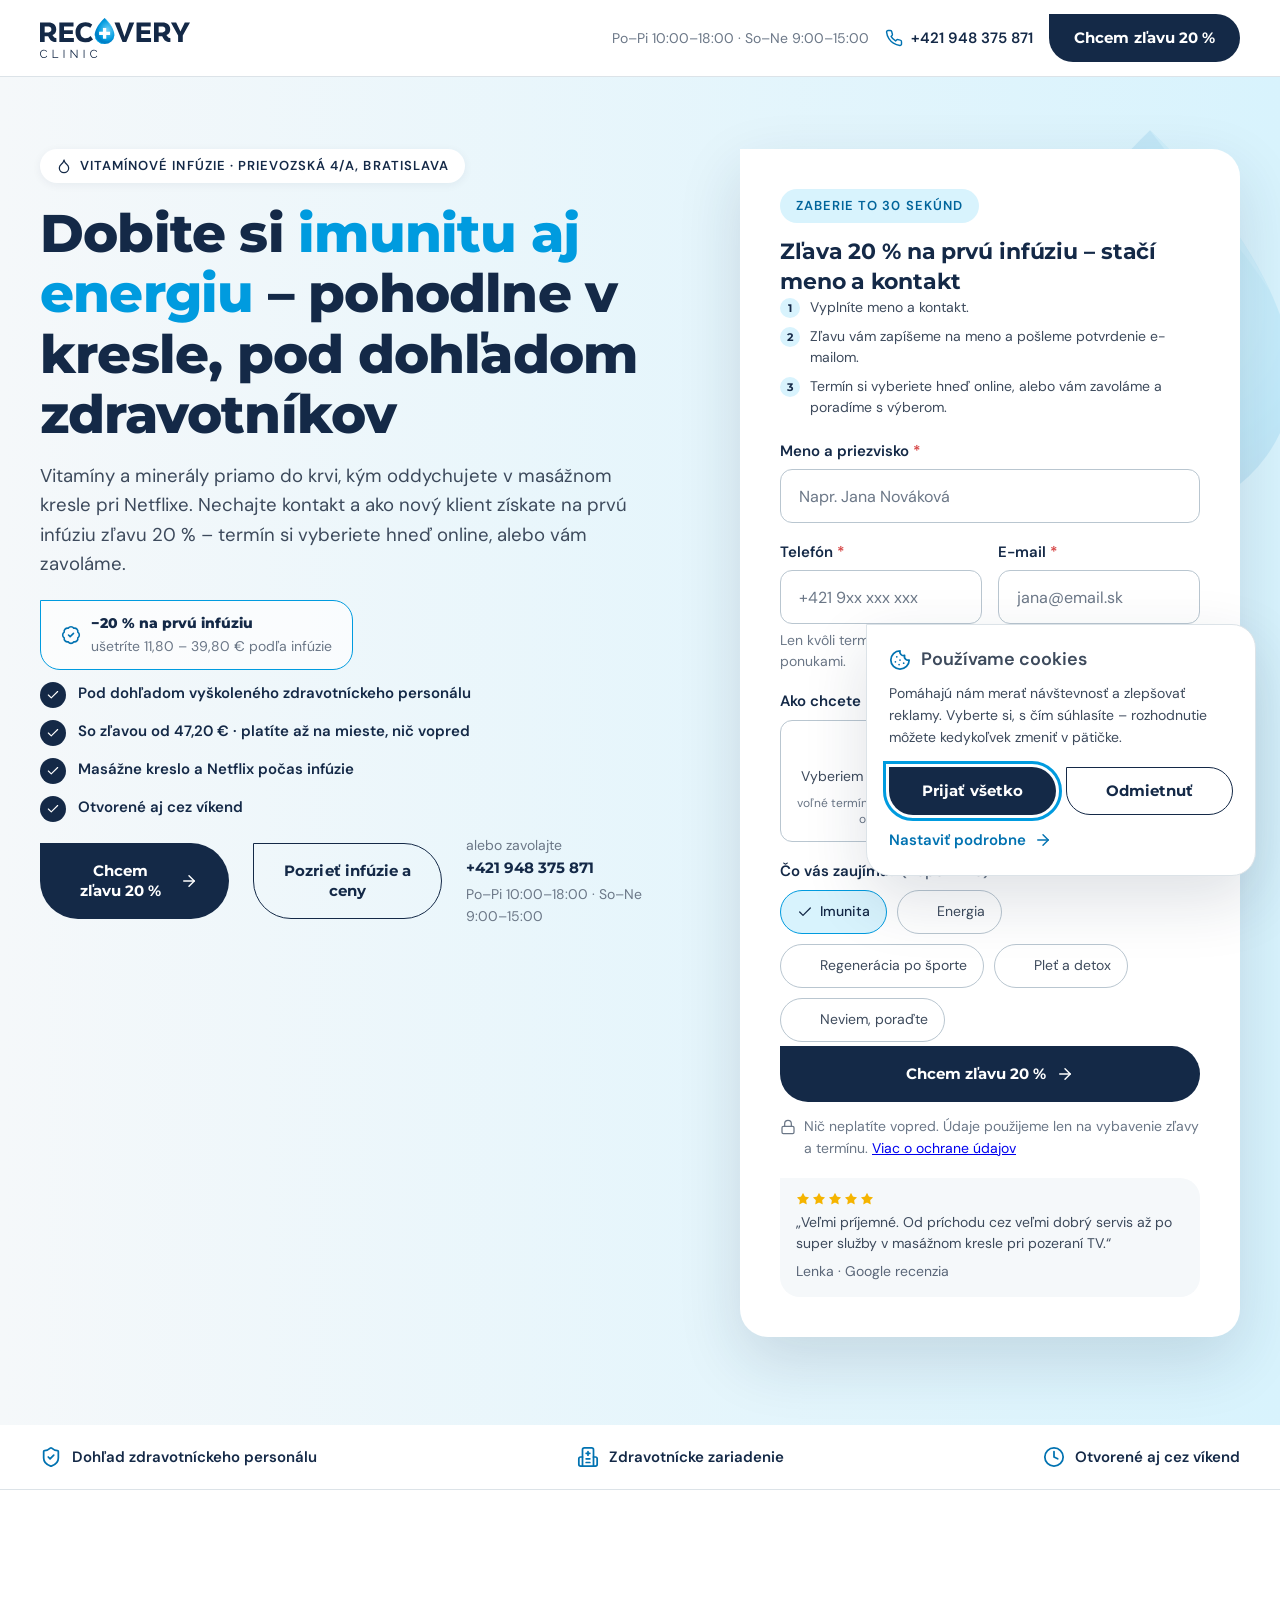
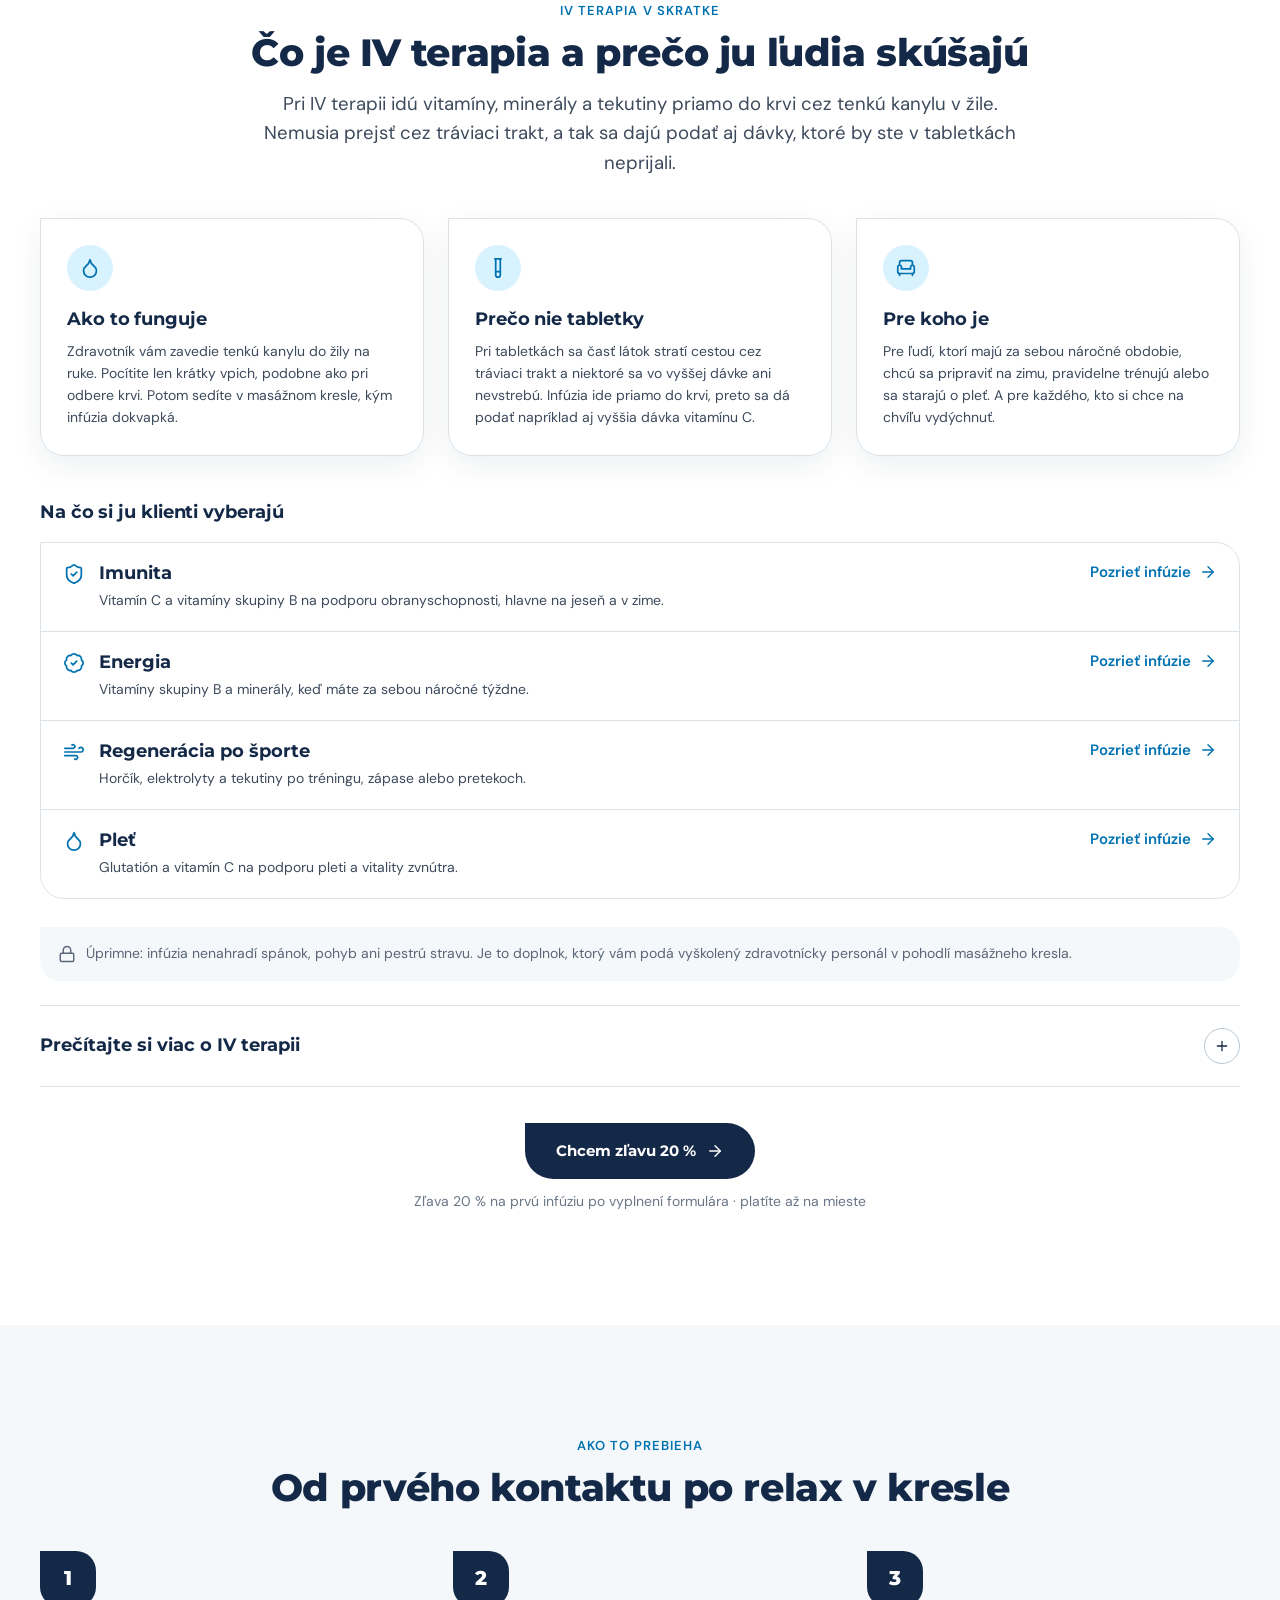
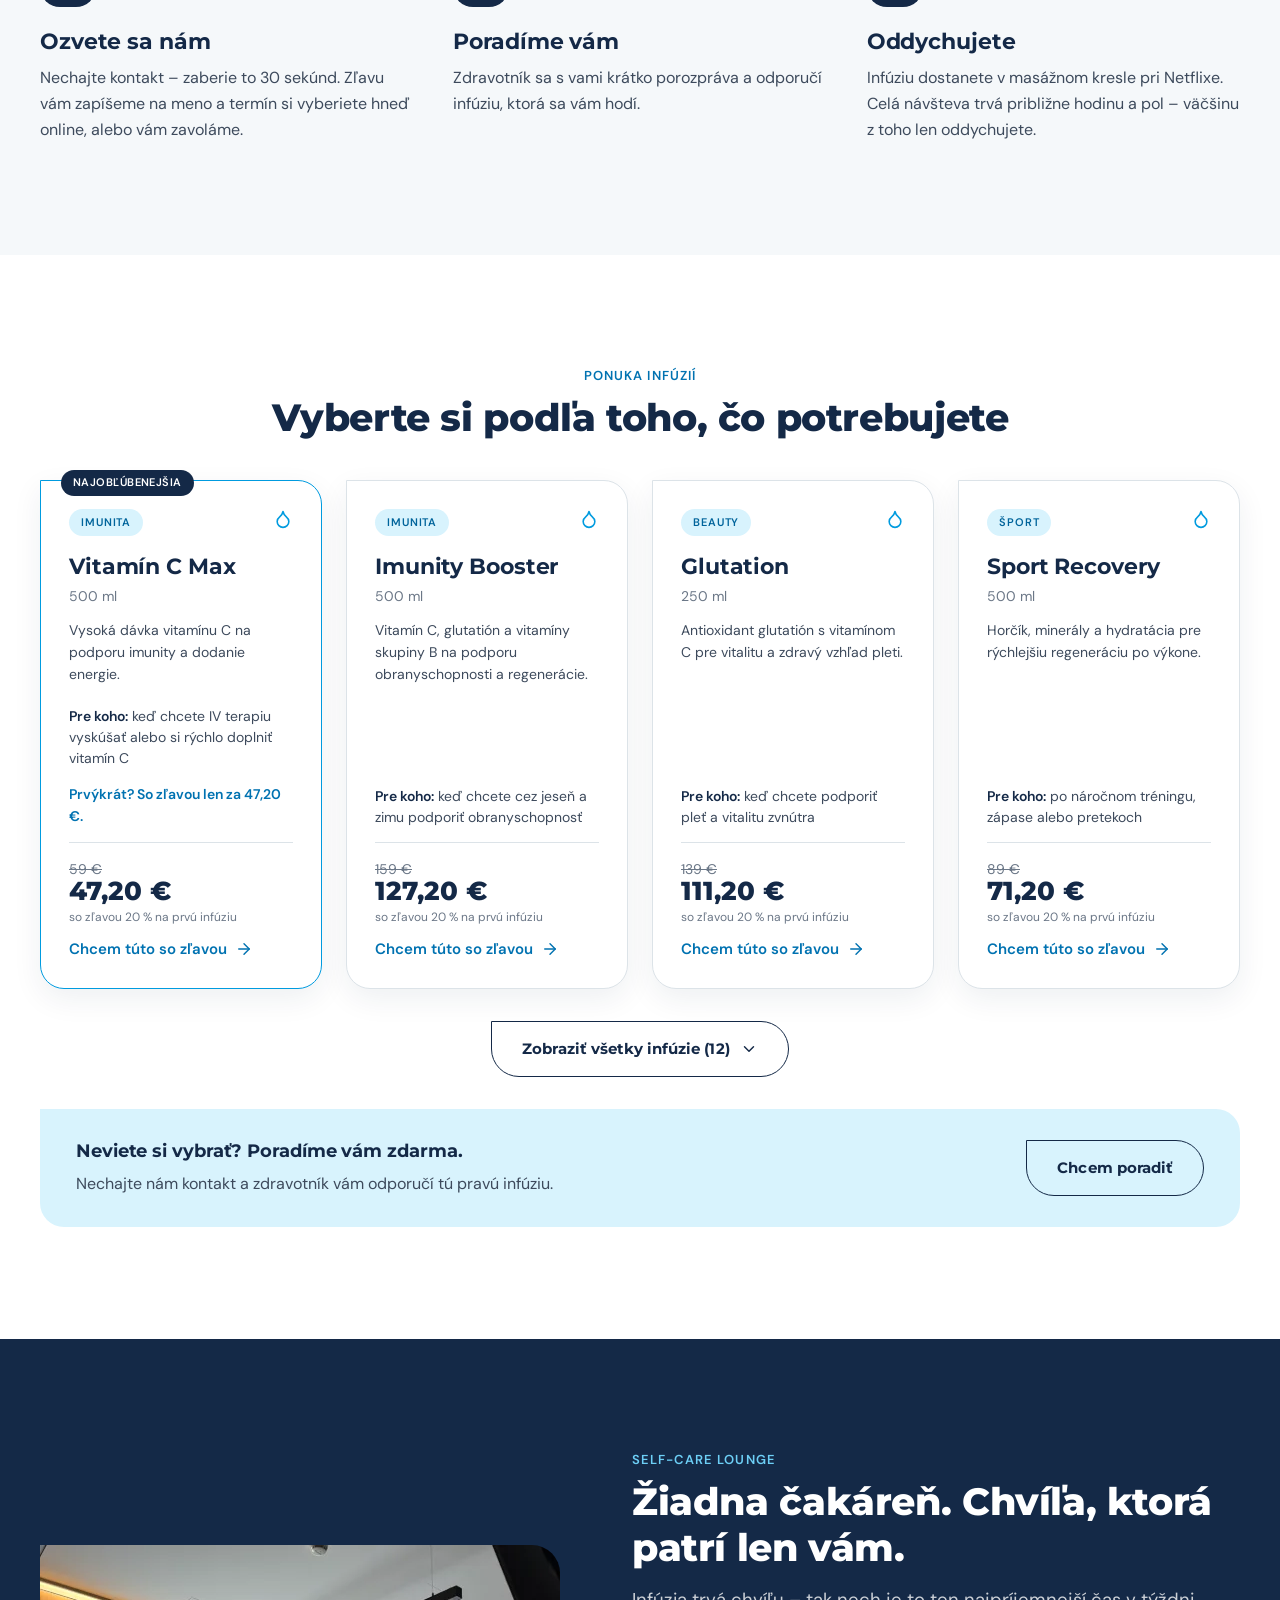
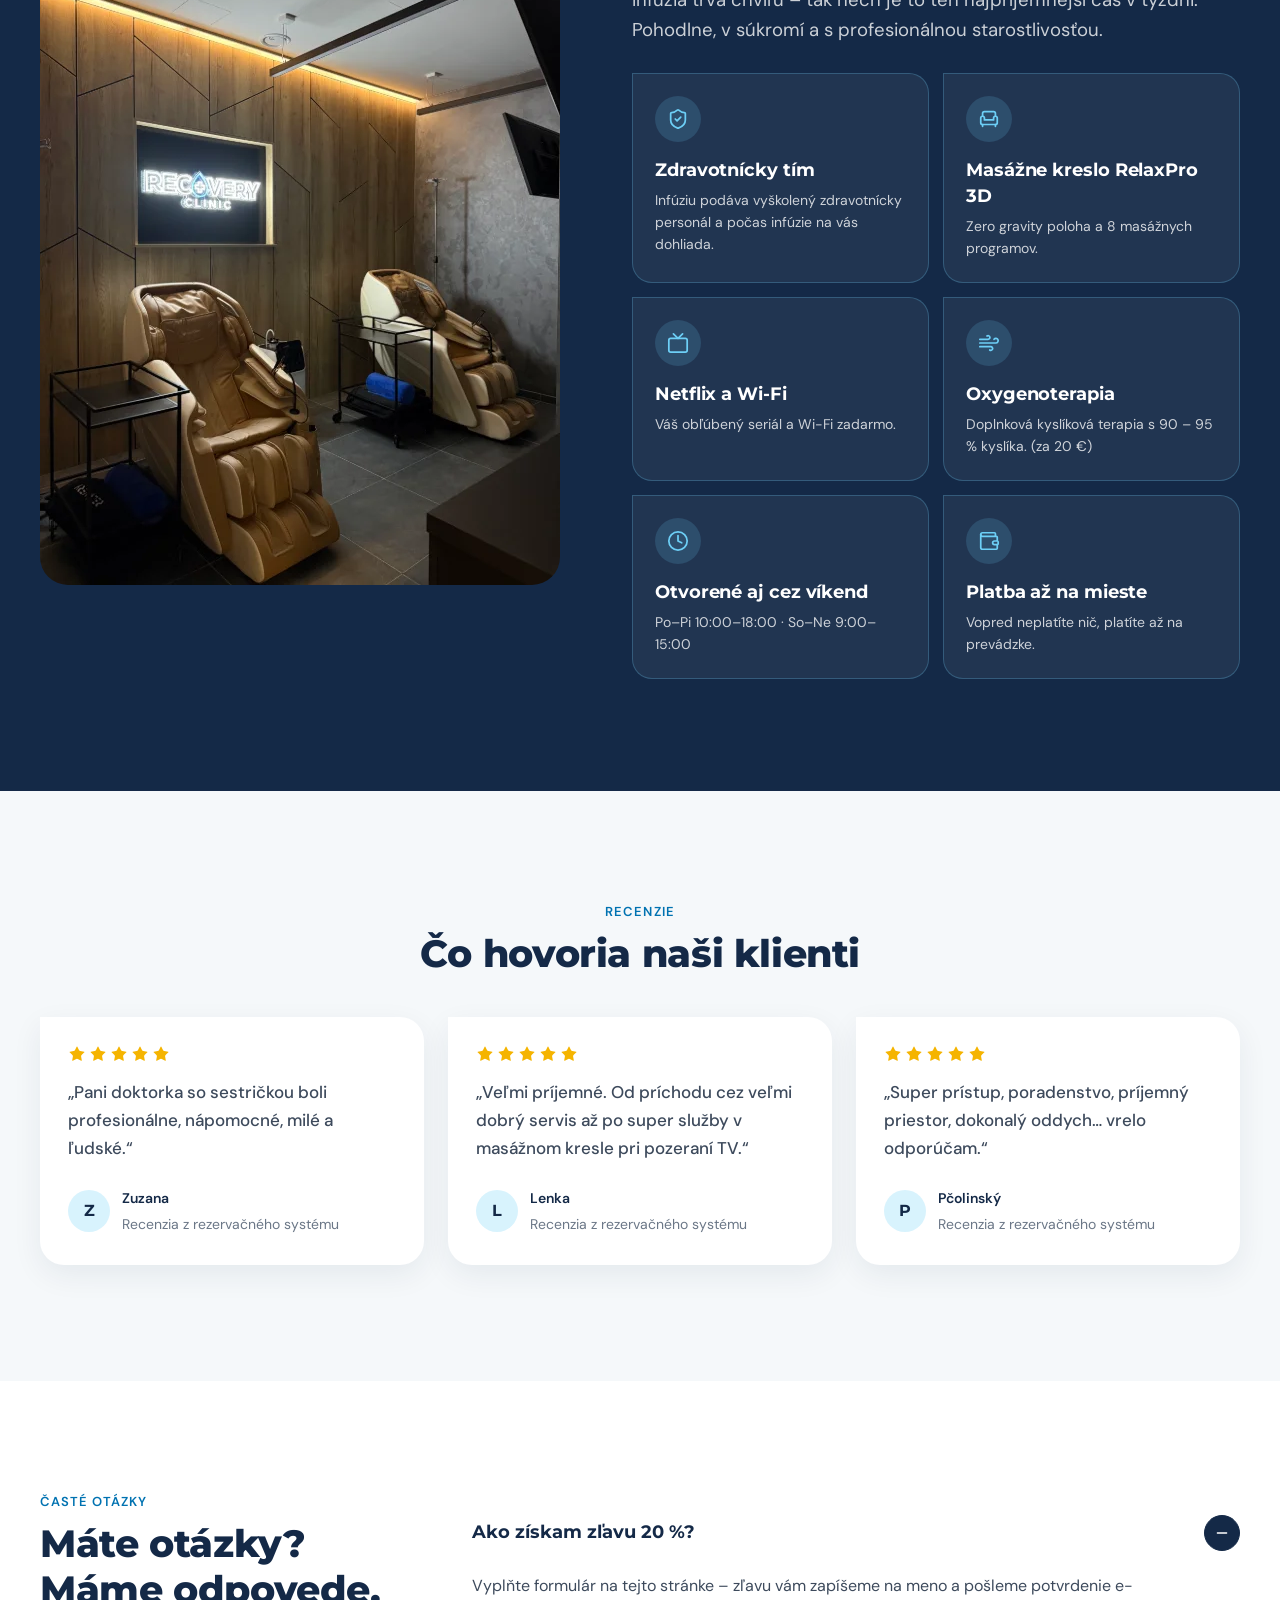
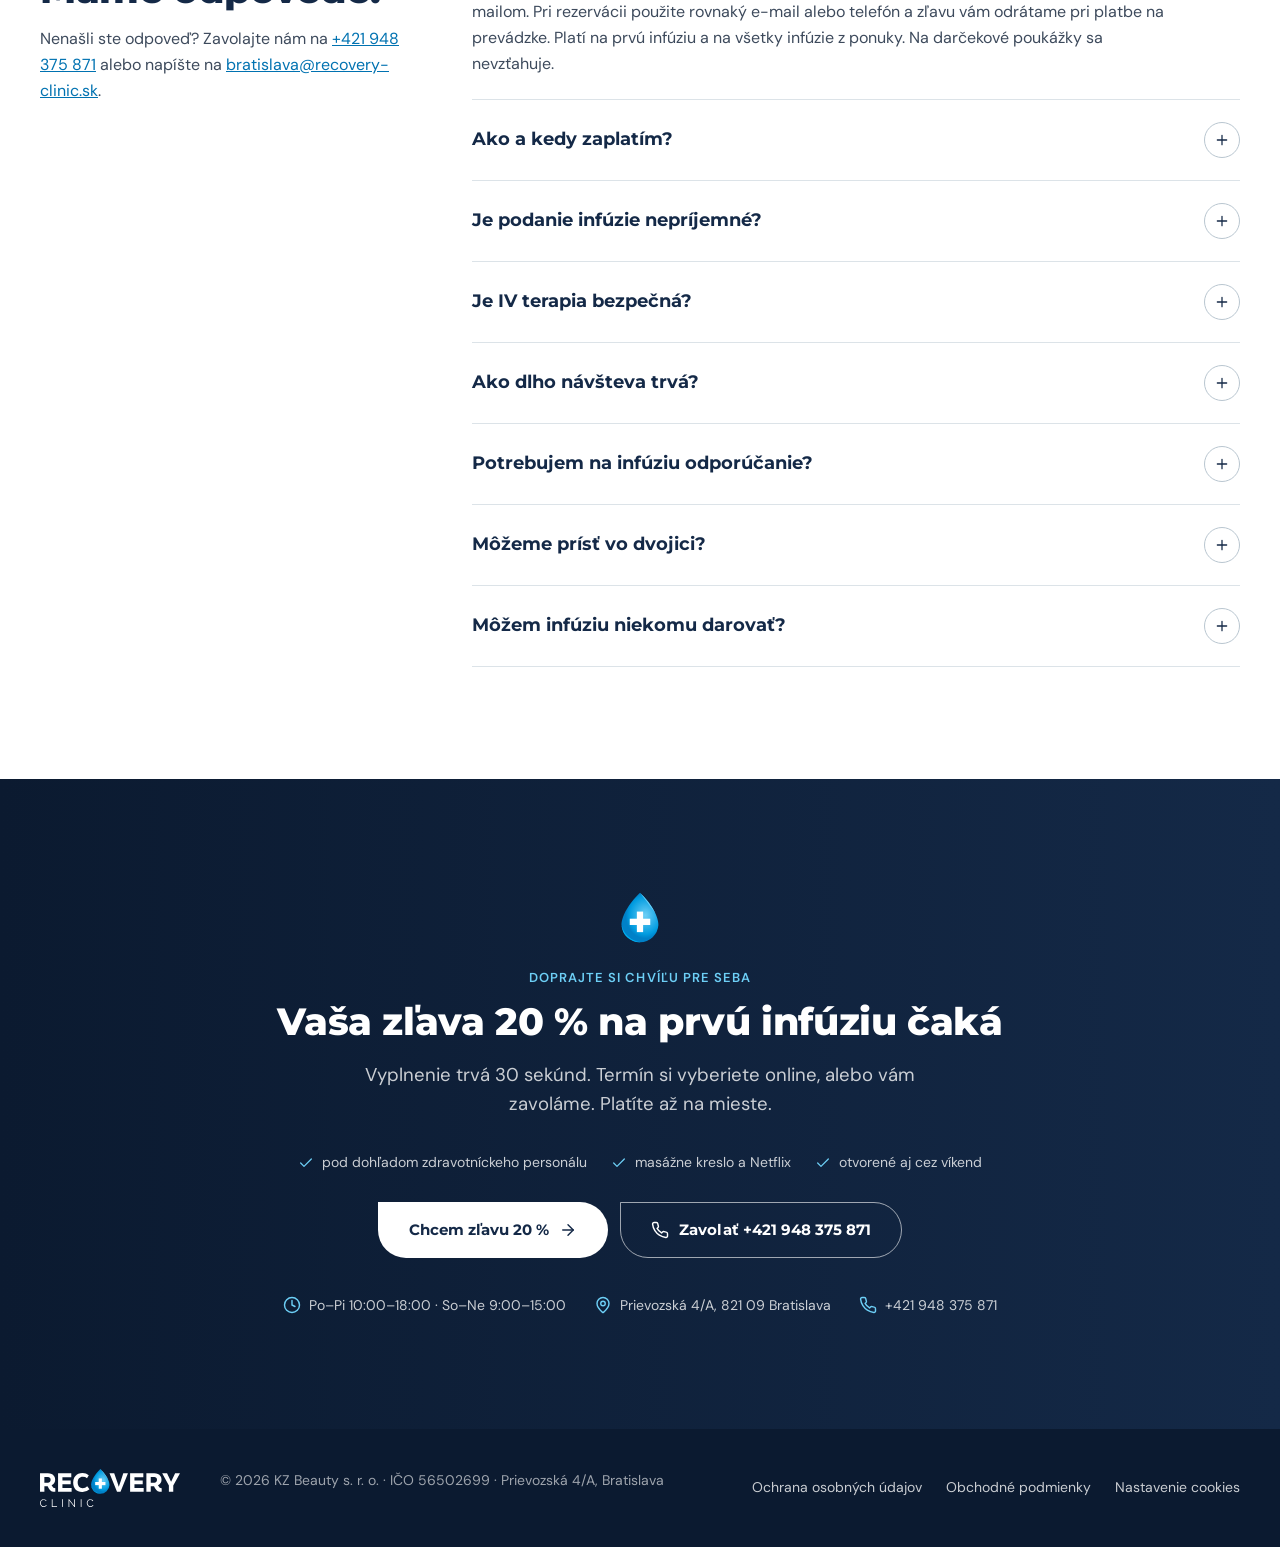
<file: index.html>
<!DOCTYPE html>
<html lang="sk">
<head>
  <meta charset="utf-8">
  <meta name="viewport" content="width=device-width, initial-scale=1, viewport-fit=cover">

  <title>IV infúzie Bratislava – zľava 20 % na prvú | Recovery Clinic</title>
  <meta name="description" content="Vitamínové IV infúzie v masážnom kresle, pod dohľadom zdravotníckeho personálu. Na prvú infúziu máte zľavu 20 % – pri rezervácii online aj cez formulár. Prievozská 4/A.">

  <!-- ===== SEO a zdieľanie ================================================
       POZOR: meta tagy sa čítajú bez JavaScriptu, takže doménu sem treba
       doplniť RUČNE – nedá sa načítať z config.js.
       Zatiaľ je tu náhľadová doména z Netlify.
       TODO: domena – po pripojení vlastnej domény ju nahraď na všetkých
       4 miestach nižšie (canonical, og:url, og:image, JSON-LD). -->

  <!-- Stránka je čisto pre PPC. Organické pozície má vlastniť hlavný web
       bratislava.recovery-clinic.sk – indexovaná LP by s ním súperila
       o tie isté dopyty a varianty ?v= by vyrábali duplicity.
       Reklamné systémy (Google AdsBot, Meta) stránku prečítajú aj tak.
       Ak by sa klient rozhodol inak, zmeň na: content="index, follow". -->
  <meta name="robots" content="noindex, follow">
  <link rel="canonical" href="https://recoverybratislava.sk/">

  <meta name="theme-color" content="#142947">

  <meta property="og:type" content="website">
  <meta property="og:locale" content="sk_SK">
  <meta property="og:site_name" content="Recovery Clinic Bratislava">
  <meta property="og:title" content="Dobite si imunitu aj energiu – IV infúzie v Bratislave">
  <meta property="og:description" content="Poradíme s výberom infúzie a na prvú máte zľavu 20 % – aj pri rezervácii online. Masážne kreslo, Netflix a dohľad zdravotníckeho personálu.">
  <meta property="og:url" content="https://recoverybratislava.sk/">
  <!-- TODO: vyexportovať og-image.jpg 1200×630 z Figmy do assets/img/
       a prepnúť na https://recoverybratislava.sk/assets/img/og-image.jpg
       Dovtedy dočasne fotka z hlavného webu kliniky. -->
  <meta property="og:image" content="https://bratislava.recovery-clinic.sk/wp-content/uploads/2024/02/WhatsApp-Image-2024-02-21-at-17.47.06-1.jpeg">
  <meta property="og:image:alt" content="Recovery Clinic Bratislava – podávanie IV infúzie v masážnom kresle">
  <meta name="twitter:card" content="summary_large_image">

  <link rel="icon" href="assets/img/favicon.svg" type="image/svg+xml">
  <link rel="apple-touch-icon" href="assets/img/apple-touch-icon.png">

  <!-- Štruktúrované dáta pre vyhľadávače a mapy -->
  <script type="application/ld+json">
  {
    "@context": "https://schema.org",
    "@type": "MedicalClinic",
    "name": "Recovery Clinic Bratislava",
    "url": "https://recoverybratislava.sk/",
    "telephone": "+421948375871",
    "email": "bratislava@recovery-clinic.sk",
    "priceRange": "59 € – 199 €",
    "image": "https://bratislava.recovery-clinic.sk/wp-content/uploads/2024/02/WhatsApp-Image-2024-02-21-at-17.47.06-1.jpeg",
    "address": {
      "@type": "PostalAddress",
      "streetAddress": "Prievozská 4/A",
      "addressLocality": "Bratislava",
      "postalCode": "821 09",
      "addressCountry": "SK"
    },
    "geo": {
      "@type": "GeoCoordinates",
      "latitude": 48.145988,
      "longitude": 17.138776
    },
    "openingHoursSpecification": [
      {
        "@type": "OpeningHoursSpecification",
        "dayOfWeek": ["Monday", "Tuesday", "Wednesday", "Thursday", "Friday"],
        "opens": "10:00",
        "closes": "18:00"
      },
      {
        "@type": "OpeningHoursSpecification",
        "dayOfWeek": ["Saturday", "Sunday"],
        "opens": "09:00",
        "closes": "15:00"
      }
    ]
  }
  </script>

  <!-- ===== Consent Mode v2 – predvolený stav =============================
       Musí byť PRED GTM, inak by sa prvé hity odoslali bez súhlasu.
       Všetko okrem nevyhnutných cookies je zakázané, kým návštevník
       nerozhodne. wait_for_update dá GTM 500 ms na uloženú voľbu. -->
  <script>
    window.dataLayer = window.dataLayer || [];
    function gtag(){ dataLayer.push(arguments); }

    gtag('consent', 'default', {
      ad_storage: 'denied',
      ad_user_data: 'denied',
      ad_personalization: 'denied',
      analytics_storage: 'denied',
      functionality_storage: 'granted',
      security_storage: 'granted',
      wait_for_update: 500
    });
    gtag('set', 'ads_data_redaction', true);
    gtag('set', 'url_passthrough', true);

    // Ak už návštevník rozhodol, aplikuj jeho voľbu HNEĎ – ešte pred GTM.
    try {
      var rcConsent = JSON.parse(localStorage.getItem('rc_consent_v1'));
      if (rcConsent) {
        gtag('consent', 'update', {
          analytics_storage: rcConsent.analytics ? 'granted' : 'denied',
          ad_storage: rcConsent.marketing ? 'granted' : 'denied',
          ad_user_data: rcConsent.marketing ? 'granted' : 'denied',
          ad_personalization: rcConsent.marketing ? 'granted' : 'denied'
        });
      }
    } catch (e) { /* poškodený záznam – ostane predvolené „denied" */ }
  </script>

  <!-- ===== Google Tag Manager =============================================
       VLASTNÝ kontajner len pre túto landing page – zámerne nie ten,
       ktorý beží na WP webe a v Apponiu. Meta pixel na tejto stránke
       nesmie byť v zdravotnej kategórii, preto ju držíme oddelene.

       Tagy nastavuje Daniel v GTM podľa docs/tracking-plan.md –
       v kóde stránky nie sú žiadne gtag ani fbq volania.

       ID je tu natvrdo zámerne: keby sa čítalo z config.js, musel by sa
       config.js načítať synchrónne a blokoval by vykreslenie stránky.

       Pri zmene kontajnera uprav ID na TROCH miestach: tu,
       v <noscript> iframe hneď za <body> a v config.js (gtmId). -->
  <script>
    (function(w,d,s,l,i){w[l]=w[l]||[];w[l].push({'gtm.start':new Date().getTime(),event:'gtm.js'});
    var f=d.getElementsByTagName(s)[0],j=d.createElement(s),dl=l!='dataLayer'?'&l='+l:'';
    j.async=true;j.src='https://www.googletagmanager.com/gtm.js?id='+i+dl;f.parentNode.insertBefore(j,f);
    })(window,document,'script','dataLayer','GTM-TR78PWKK');
  </script>

  <!-- Fonty hostujeme lokálne (GDPR + rýchlosť). Preload len tie dva rezy,
       ktoré sú vidno hneď v hero – zvyšok sa načíta bežne. -->
  <link rel="preload" href="assets/fonts/montserrat-latin-800.woff2" as="font" type="font/woff2" crossorigin>
  <link rel="preload" href="assets/fonts/dm-sans-latin-400.woff2" as="font" type="font/woff2" crossorigin>

  <link rel="stylesheet" href="assets/css/styles.css">

  <!-- Poradie je dôležité: infusions-ui.js musí vykresliť karty skôr,
       než na ne app.js napojí bodky carouselu. -->
  <script src="assets/js/config.js" defer></script>
  <script src="assets/js/infusions.js" defer></script>
  <script src="assets/js/consent.js" defer></script>
  <script src="assets/js/infusions-ui.js" defer></script>
  <script src="assets/js/app.js" defer></script>
  <script src="assets/js/form.js" defer></script>
</head>
<body>

<!-- Google Tag Manager (noscript) – musí byť hneď za <body>. -->
<noscript><iframe src="https://www.googletagmanager.com/ns.html?id=GTM-TR78PWKK"
  height="0" width="0" style="display:none;visibility:hidden"></iframe></noscript>

<a class="skip-link" href="#formular">Preskočiť na formulár</a>

<!-- ==========================================================================
     SPRITE IKON (Lucide) – vloží sa raz, používa sa cez <use href="#i-nazov">.
     Je to inline SVG, takže nejde o ďalší HTTP request.
     ========================================================================== -->
<svg class="visually-hidden" aria-hidden="true" focusable="false" xmlns="http://www.w3.org/2000/svg">
  <symbol id="i-arrow-right" viewBox="0 0 24 24"><path d="M5 12h14"/><path d="m12 5 7 7-7 7"/></symbol>
  <symbol id="i-check" viewBox="0 0 24 24"><path d="M20 6 9 17l-5-5"/></symbol>
  <symbol id="i-phone" viewBox="0 0 24 24"><path d="M22 16.92v3a2 2 0 0 1-2.18 2 19.79 19.79 0 0 1-8.63-3.07 19.5 19.5 0 0 1-6-6 19.79 19.79 0 0 1-3.07-8.67A2 2 0 0 1 4.11 2h3a2 2 0 0 1 2 1.72 12.84 12.84 0 0 0 .7 2.81 2 2 0 0 1-.45 2.11L8.09 9.91a16 16 0 0 0 6 6l1.27-1.27a2 2 0 0 1 2.11-.45 12.84 12.84 0 0 0 2.81.7A2 2 0 0 1 22 16.92z"/></symbol>
  <symbol id="i-shield-check" viewBox="0 0 24 24"><path d="M20 13c0 5-3.5 7.5-7.66 8.95a1 1 0 0 1-.67-.01C7.5 20.5 4 18 4 13V6a1 1 0 0 1 1-1c2 0 4.5-1.2 6.24-2.72a1.17 1.17 0 0 1 1.52 0C14.51 3.81 17 5 19 5a1 1 0 0 1 1 1z"/><path d="m9 12 2 2 4-4"/></symbol>
  <symbol id="i-hospital" viewBox="0 0 24 24"><path d="M12 6v4"/><path d="M14 14h-4"/><path d="M14 18h-4"/><path d="M14 8h-4"/><path d="M18 12h2a2 2 0 0 1 2 2v6a2 2 0 0 1-2 2H4a2 2 0 0 1-2-2v-6a2 2 0 0 1 2-2h2"/><path d="M18 22V4a2 2 0 0 0-2-2H8a2 2 0 0 0-2 2v18"/></symbol>
  <symbol id="i-wallet" viewBox="0 0 24 24"><path d="M19 7V4a1 1 0 0 0-1-1H5a2 2 0 0 0 0 4h15a1 1 0 0 1 1 1v4h-3a2 2 0 0 0 0 4h3a1 1 0 0 0 1-1v-2a1 1 0 0 0-1-1"/><path d="M3 5v14a2 2 0 0 0 2 2h15a1 1 0 0 0 1-1v-4"/></symbol>
  <symbol id="i-star" viewBox="0 0 24 24"><path d="M11.525 2.295a.53.53 0 0 1 .95 0l2.31 4.679a2.123 2.123 0 0 0 1.595 1.16l5.166.756a.53.53 0 0 1 .294.904l-3.736 3.638a2.123 2.123 0 0 0-.611 1.878l.882 5.14a.53.53 0 0 1-.771.56l-4.618-2.428a2.122 2.122 0 0 0-1.973 0L6.396 21.01a.53.53 0 0 1-.77-.56l.881-5.139a2.122 2.122 0 0 0-.611-1.879L2.16 9.795a.53.53 0 0 1 .294-.906l5.165-.755a2.122 2.122 0 0 0 1.597-1.16z"/></symbol>
  <symbol id="i-droplet" viewBox="0 0 24 24"><path d="M12 22a7 7 0 0 0 7-7c0-2-1-3.9-3-5.5s-3.5-4-4-6.5c-.5 2.5-2 4.9-4 6.5C6 11.1 5 13 5 15a7 7 0 0 0 7 7z"/></symbol>
  <symbol id="i-lock" viewBox="0 0 24 24"><rect width="18" height="11" x="3" y="11" rx="2" ry="2"/><path d="M7 11V7a5 5 0 0 1 10 0v4"/></symbol>
  <symbol id="i-armchair" viewBox="0 0 24 24"><path d="M19 9V6a2 2 0 0 0-2-2H7a2 2 0 0 0-2 2v3"/><path d="M3 16a2 2 0 0 0 2 2h14a2 2 0 0 0 2-2v-5a2 2 0 0 0-4 0v2H7v-2a2 2 0 0 0-4 0z"/><path d="M5 18v2"/><path d="M19 18v2"/></symbol>
  <symbol id="i-tv" viewBox="0 0 24 24"><rect width="20" height="15" x="2" y="7" rx="2" ry="2"/><path d="m17 2-5 5-5-5"/></symbol>
  <symbol id="i-wind" viewBox="0 0 24 24"><path d="M12.8 19.6A2 2 0 1 0 14 16H2"/><path d="M17.5 8a2.5 2.5 0 1 1 2 4H2"/><path d="M9.8 4.4A2 2 0 1 1 11 8H2"/></symbol>
  <symbol id="i-test-tube" viewBox="0 0 24 24"><path d="M14.5 2v17.5c0 1.4-1.1 2.5-2.5 2.5s-2.5-1.1-2.5-2.5V2"/><path d="M8.5 2h7"/><path d="M14.5 16h-5"/></symbol>
  <symbol id="i-badge-check" viewBox="0 0 24 24"><path d="M3.85 8.62a4 4 0 0 1 4.78-4.77 4 4 0 0 1 6.74 0 4 4 0 0 1 4.78 4.78 4 4 0 0 1 0 6.74 4 4 0 0 1-4.77 4.78 4 4 0 0 1-6.75 0 4 4 0 0 1-4.78-4.77 4 4 0 0 1 0-6.76Z"/><path d="m9 12 2 2 4-4"/></symbol>
  <symbol id="i-x" viewBox="0 0 24 24"><path d="M18 6 6 18"/><path d="m6 6 12 12"/></symbol>
  <symbol id="i-calendar" viewBox="0 0 24 24"><path d="M8 2v4"/><path d="M16 2v4"/><rect width="18" height="18" x="3" y="4" rx="2"/><path d="M3 10h18"/></symbol>
  <symbol id="i-chevron-down" viewBox="0 0 24 24"><path d="m6 9 6 6 6-6"/></symbol>
  <symbol id="i-clock" viewBox="0 0 24 24"><circle cx="12" cy="12" r="10"/><path d="M12 6v6l4 2"/></symbol>
  <symbol id="i-map-pin" viewBox="0 0 24 24"><path d="M20 10c0 4.993-5.539 10.193-7.399 11.799a1 1 0 0 1-1.202 0C9.539 20.193 4 14.993 4 10a8 8 0 0 1 16 0"/><circle cx="12" cy="10" r="3"/></symbol>
  <symbol id="i-cookie" viewBox="0 0 24 24"><path d="M12 2a10 10 0 1 0 10 10 4 4 0 0 1-5-5 4 4 0 0 1-5-5"/><path d="M8.5 8.5v.01"/><path d="M16 15.5v.01"/><path d="M12 12v.01"/><path d="M11 17v.01"/><path d="M7 14v.01"/></symbol>
</svg>


<!-- ==========================================================================
     HLAVIČKA – žiadne menu, len logo, hodiny, telefón a rezervácia.
     Každý ďalší odkaz by bol únik z konverzie.
     ========================================================================== -->
<header class="header" id="hlavicka">
  <div class="container header__inner">
    <a class="header__logo" href="#top" aria-label="Recovery Clinic Bratislava – na začiatok stránky">
      <img src="assets/img/logo.svg" alt="Recovery Clinic" width="150" height="41">
    </a>

    <div class="header__right">
      <span class="header__hours" data-hours>Po–Pi 10:00–18:00 · So–Ne 9:00–15:00</span>

      <!-- Desktop: telefón ako text -->
      <a class="header__phone" href="tel:+421948375871" data-phone-link
         data-track="phone_click" data-location="header">
        <svg class="ico" aria-hidden="true"><use href="#i-phone"/></svg>
        <span data-phone-display>+421 948 375 871</span>
      </a>

      <!-- Mobil: okrúhle tlačidlo s ikonou -->
      <a class="btn btn--secondary btn--icon header__phone-icon" href="tel:+421948375871"
         data-phone-link data-track="phone_click" data-location="header"
         aria-label="Zavolať +421 948 375 871">
        <svg class="ico" aria-hidden="true"><use href="#i-phone"/></svg>
      </a>

      <!-- Len desktop – na mobile konverziu nesie sticky lišta dole -->
      <a class="btn btn--primary btn--sm header__book" href="#formular" data-scroll-form>
        <span>Chcem zľavu <span data-discount>20</span> %</span>
      </a>
    </div>
  </div>
</header>


<main>

<!-- ==========================================================================
     HERO – prvá obrazovka. Na mobile musí byť vidno H1, benefity a obe tlačidlá.
     Formulár je na desktope v pravom stĺpci, na mobile pod pásom dôvery.
     ========================================================================== -->
<section class="hero" id="top" data-section="hero">
  <!-- Dekoratívna kvapka zo značky -->
  <img class="hero__drop" src="assets/img/favicon.svg" alt="" aria-hidden="true" width="420" height="420">

  <div class="container hero__inner">

    <div class="hero__text">
      <p class="pill pill--white hero__eyebrow">
        <svg class="ico" aria-hidden="true"><use href="#i-droplet"/></svg>
        <span class="is-desktop">Vitamínové infúzie · Prievozská 4/A, Bratislava</span>
        <span class="is-mobile">Vitamínové infúzie · Bratislava</span>
      </p>

      <!-- H1 sa mení podľa ?v= v URL (varianty v config.js).
           Bez JS ostane tento default – variant „a" (imunita). -->
      <h1 data-h1>Dobite si <span class="hl">imunitu aj energiu</span> – pohodlne v kresle, pod dohľadom zdravotníkov</h1>

      <p class="body-l hero__sub" data-sub>
        <span class="is-desktop">Vitamíny a minerály priamo do krvi, kým oddychujete
          v masážnom kresle pri Netflixe. Nechajte kontakt a ako nový klient získate
          na prvú infúziu zľavu <span data-discount>20</span> % – termín si vyberiete
          hneď online, alebo vám zavoláme.</span>
        <span class="is-mobile">Vitamíny a minerály priamo do krvi, kým oddychujete
          v masážnom kresle. Nechajte kontakt a na prvú infúziu získate zľavu
          <span data-discount>20</span> %.</span>
      </p>

      <!-- Zľava platí pre každého nového klienta, nie je podmienená formulárom -->
      <!-- Suma v eurách je hmatateľnejšia než percento. Rozpätie dopĺňa
           infusions-ui.js z cien, aby sedelo aj po ich zmene.
           Druhý riadok sa na nízkych displejoch skrýva, nech sa na prvú
           obrazovku zmestia obe tlačidlá. -->
      <p class="hero__discount">
        <svg class="ico" aria-hidden="true"><use href="#i-badge-check"/></svg>
        <span>
          <b>−<span data-discount>20</span> % na prvú infúziu</b>
          <span class="hero__discount-sub">ušetríte <span data-savings-range>11,80 – 39,80 €</span> podľa infúzie</span>
        </span>
      </p>

      <ul class="hero__benefits">
        <li>
          <svg class="ico" aria-hidden="true"><use href="#i-check"/></svg>
          <span>Pod dohľadom vyškoleného zdravotníckeho personálu</span>
        </li>
        <li>
          <svg class="ico" aria-hidden="true"><use href="#i-check"/></svg>
          <span>So zľavou od <span data-min-discounted>47,20 €</span> · platíte až na mieste, nič vopred</span>
        </li>
        <li>
          <svg class="ico" aria-hidden="true"><use href="#i-check"/></svg>
          <span>Masážne kreslo a Netflix<span class="is-desktop"> počas infúzie</span></span>
        </li>
        <li>
          <svg class="ico" aria-hidden="true"><use href="#i-check"/></svg>
          <span>Otvorené aj cez víkend</span>
        </li>
      </ul>

      <div class="hero__cta">
        <!-- Desktop aj mobil vedú na formulár – do Apponia sa dá dostať až
             zo stavu Úspech, aby každá rezervácia prešla cez lead. -->
        <!-- Jedna akcia = jeden text na celej stránke -->
        <a class="btn btn--primary" href="#formular" data-scroll-form>
          <span>Chcem zľavu <span data-discount>20</span> %</span>
          <svg class="ico" aria-hidden="true"><use href="#i-arrow-right"/></svg>
        </a>
        <a class="btn btn--secondary" href="#infuzie">
          Pozrieť infúzie a ceny
        </a>

        <p class="hero__cta-note">
          alebo zavolajte
          <a href="tel:+421948375871" data-phone-link data-track="phone_click" data-location="hero">
            <span data-phone-display>+421 948 375 871</span>
          </a>
          <span class="hero__hours" data-hours>Po–Pi 10:00–18:00 · So–Ne 9:00–15:00</span>
        </p>
      </div>

      <!-- Dolný pás dôvery pri formulári: odstraňuje posledné „čo ak".
           Mobilná verzia, desktopová je pod formulárom v samostatnej sekcii. -->
      <div class="hero__trust">
        <ul>
          <li><svg class="ico" aria-hidden="true"><use href="#i-wallet"/></svg>Platíte až na mieste</li>
          <li><svg class="ico" aria-hidden="true"><use href="#i-shield-check"/></svg>Poradenstvo so zdravotníkom zdarma</li>
          <li><svg class="ico" aria-hidden="true"><use href="#i-hospital"/></svg>Zdravotnícke zariadenie</li>
          <li hidden data-reschedule><svg class="ico" aria-hidden="true"><use href="#i-clock"/></svg><span data-reschedule-text></span></li>
        </ul>
      </div>
    </div>

    <!-- ===== FORMULÁR ===== -->
    <div class="hero__form" id="formular" data-section="formular">
      <div class="form-card" data-form-card>

        <!-- Testovací režim: zobrazí sa, kým nie je v config.js vyplnený formEndpoint -->
        <p class="form-testmode" hidden data-testmode>
          TESTOVACÍ REŽIM – údaje sa nikam neposlali
        </p>

        <p class="pill form-card__badge">Zaberie to 30 sekúnd</p>
        <h2 class="h3">Zľava <span data-discount>20</span> % na prvú infúziu – stačí meno a kontakt</h2>

        <!-- Najväčšia brzda formulára je neistota, čo bude nasledovať.
             Keď človek vidí celý postup, vypĺňa sa mu ľahšie. -->
        <ol class="form-steps">
          <li>Vyplníte meno a kontakt.</li>
          <li>Zľavu vám zapíšeme na meno a pošleme potvrdenie e-mailom.</li>
          <li>Termín si vyberiete hneď online, alebo vám zavoláme a poradíme s výberom.</li>
        </ol>

        <form id="lead-form" novalidate>
          <div class="field">
            <label class="field__label" for="f-name">Meno a priezvisko <span class="field__req">*</span></label>
            <input class="input" type="text" id="f-name" aria-describedby="e-name" name="name" autocomplete="name"
                   placeholder="Napr. Jana Nováková" required>
            <p class="field__error" id="e-name"></p>
          </div>

          <div class="field-row">
            <div class="field">
              <label class="field__label" for="f-phone">Telefón <span class="field__req">*</span></label>
              <input class="input" type="tel" id="f-phone" aria-describedby="e-phone f-phone-hint" name="phone" inputmode="tel"
                     autocomplete="tel" placeholder="+421 9xx xxx xxx" required>
              <p class="field__error" id="e-phone"></p>
              <p class="field__hint" id="f-phone-hint">Len kvôli termínu. Nevoláme s ponukami.</p>
            </div>

            <div class="field">
              <label class="field__label" for="f-email">E-mail <span class="field__req">*</span></label>
              <input class="input" type="email" id="f-email" aria-describedby="e-email f-email-hint" name="email" autocomplete="email"
                     placeholder="jana@email.sk" required>
              <p class="field__error" id="e-email"></p>
              <p class="field__hint" id="f-email-hint">Sem vám pošleme potvrdenie zľavy.</p>
              <!-- Doplní form.js pri voľbe „Vyberiem si termín online" -->
              <p class="field__hint field__hint--accent" hidden data-same-email-hint>
                Pri rezervácii použite rovnaký e-mail – podľa neho vám zľavu odrátame.
              </p>
            </div>
          </div>

          <!-- Ako chce človek pokračovať. Od tejto voľby závisí text tlačidla
               aj to, ktorý stav Úspech sa po odoslaní zobrazí. -->
          <fieldset class="segmented-wrap">
            <legend class="field__label">Ako chcete pokračovať? <span class="field__req">*</span></legend>
            <div class="segmented">
              <span class="segment">
                <input type="radio" id="p-online" name="lead_path" value="online"
                       aria-describedby="e-path" required>
                <label for="p-online">
                  <svg class="ico" aria-hidden="true"><use href="#i-calendar"/></svg>
                  <span>Vyberiem si termín online</span>
                  <small>voľné termíny uvidíte hneď po odoslaní</small>
                </label>
              </span>
              <span class="segment">
                <input type="radio" id="p-call" name="lead_path" value="call"
                       aria-describedby="e-path" required>
                <label for="p-call">
                  <svg class="ico" aria-hidden="true"><use href="#i-phone"/></svg>
                  <span>Zavolajte mi</span>
                  <small>poradíme s výberom infúzie</small>
                </label>
              </span>
            </div>
            <p class="field__error" id="e-path"></p>
          </fieldset>

          <!-- Vybraná infúzia – naplní ju tlačidlo „Mám záujem" pri kartách.
               Hodnota ide len do Google Sheetu, nikdy do dataLayeru. -->
          <input type="hidden" name="infusion" id="f-infusion" value="">
          <p class="selected-infusion" hidden data-selected-infusion>
            <span>Vybraná infúzia: <b data-selected-infusion-name></b></span>
            <button type="button" class="selected-infusion__clear" data-clear-infusion
                    aria-label="Zrušiť výber infúzie">
              <svg class="ico" aria-hidden="true"><use href="#i-x"/></svg>
            </button>
          </p>

          <!-- Chipy sú obyčajné checkboxy – fungujú klávesnicou aj bez JS.
               Hodnoty sa posielajú LEN do Google Sheetu, nikdy do dataLayeru
               ani do URL (zdravotné údaje). -->
          <fieldset class="chips-wrap">
            <legend class="field__label">Čo vás zaujíma? <span class="muted">(nepovinné)</span></legend>
            <div class="chips">
              <span class="chip">
                <input type="checkbox" id="c-imunita" name="interest" value="imunita">
                <label for="c-imunita"><svg class="ico chip__check" aria-hidden="true"><use href="#i-check"/></svg>Imunita</label>
              </span>
              <span class="chip">
                <input type="checkbox" id="c-unava" name="interest" value="unava">
                <label for="c-unava"><svg class="ico chip__check" aria-hidden="true"><use href="#i-check"/></svg>Energia</label>
              </span>
              <span class="chip">
                <input type="checkbox" id="c-sport" name="interest" value="sport">
                <label for="c-sport"><svg class="ico chip__check" aria-hidden="true"><use href="#i-check"/></svg>Regenerácia po športe</label>
              </span>
              <span class="chip">
                <input type="checkbox" id="c-beauty" name="interest" value="beauty">
                <label for="c-beauty"><svg class="ico chip__check" aria-hidden="true"><use href="#i-check"/></svg>Pleť a detox</label>
              </span>
              <span class="chip">
                <input type="checkbox" id="c-neviem" name="interest" value="neviem">
                <label for="c-neviem"><svg class="ico chip__check" aria-hidden="true"><use href="#i-check"/></svg>Neviem, poraďte</label>
              </span>
            </div>
          </fieldset>

          <!-- Honeypot – pasca na roboty. Človek toto pole nikdy neuvidí.
               Nesmie sa volať „company" ani „firma": prehliadač by ho mohol
               automaticky vyplniť z profilu a skutočný lead by server
               vyhodnotil ako spam. -->
          <div class="hp" aria-hidden="true">
            <label for="f-rc-hp">Ponechajte prázdne</label>
            <input type="text" id="f-rc-hp" name="rc_hp" tabindex="-1" autocomplete="off">
          </div>

          <!-- Chyba odoslania (sieť / server). Doplní ju form.js. -->
          <div class="form-error-box" hidden data-error-box role="alert"></div>

          <!-- Súhrn chýb len pre čítačky obrazovky -->
          <p class="visually-hidden" role="status" aria-live="polite" data-form-status></p>

          <button class="btn btn--primary btn--block" type="submit" data-submit>
            <span data-submit-label>Získať zľavu <span data-discount>20</span> %</span>
            <svg class="ico" aria-hidden="true"><use href="#i-arrow-right"/></svg>
          </button>

          <!-- Nahrádza povinný checkbox súhlasu: keď človek sám žiada
               o kontakt, údaje sa spracúvajú na základe predzmluvných
               vzťahov, nie súhlasu. Checkbox bol len krok navyše. -->
          <p class="form-card__secure">
            <svg class="ico" aria-hidden="true"><use href="#i-lock"/></svg>
            <span>Nič neplatíte vopred. Údaje použijeme len na vybavenie zľavy a termínu.
              <a href="#" data-privacy target="_blank" rel="noopener">Viac o ochrane údajov</a></span>
          </p>

          <!-- Sociálny dôkaz presne v momente rozhodovania -->
          <figure class="form-quote">
            <div class="form-quote__stars" role="img" aria-label="Hodnotenie 5 z 5">
              <svg class="ico" aria-hidden="true"><use href="#i-star"/></svg>
              <svg class="ico" aria-hidden="true"><use href="#i-star"/></svg>
              <svg class="ico" aria-hidden="true"><use href="#i-star"/></svg>
              <svg class="ico" aria-hidden="true"><use href="#i-star"/></svg>
              <svg class="ico" aria-hidden="true"><use href="#i-star"/></svg>
            </div>
            <blockquote>„Veľmi príjemné. Od príchodu cez veľmi dobrý servis až po super služby v masážnom kresle pri pozeraní TV.“</blockquote>
            <figcaption>Lenka · Google recenzia</figcaption>
          </figure>
        </form>

        <noscript>
          <p class="body-s" style="margin-top:14px;color:var(--c-error)">
            Formulár vyžaduje JavaScript. Zavolajte nám prosím na
            <a href="tel:+421948375871">+421 948 375 871</a>.
          </p>
        </noscript>

      </div>
    </div>

  </div>
</section>


<!-- ===== PÁS DÔVERY (desktop) =================================================
     Dva pásy majú rôznu úlohu. Tento prvý nesie DÔKAZY – má presvedčiť,
     že ide o profesionálov. Druhý stojí pri formulári a odstraňuje riziko.

     Hodnotenie z Google sa zobrazí, až keď bude v config.js vyplnené
     googleRating aj googleReviewCount. Vymyslené číslo na web nepatrí.
     ============================================================================ -->
<section class="trust" data-section="dovera">
  <div class="container">
    <ul>
      <li hidden data-google-rating-wrap>
        <svg class="ico" aria-hidden="true"><use href="#i-star"/></svg>
        <span><b data-google-rating></b> na Google · <span data-google-review-count></span> recenzií</span>
      </li>
      <li><svg class="ico" aria-hidden="true"><use href="#i-shield-check"/></svg>Dohľad zdravotníckeho personálu</li>
      <li><svg class="ico" aria-hidden="true"><use href="#i-hospital"/></svg>Zdravotnícke zariadenie</li>
      <li><svg class="ico" aria-hidden="true"><use href="#i-clock"/></svg>Otvorené aj cez víkend</li>
    </ul>
  </div>
</section>


<!-- ==========================================================================
     ČO JE IV TERAPIA
     Pre studené publikum z Mety, ktoré službu nepozná. Stojí ZA formulárom
     zámerne: kto IV terapiu pozná, vyplní formulár hneď a dlhý text pred ním
     by ho len zdržal. Kto ju nepozná, nájde vysvetlenie o kúsok nižšie
     a tlačidlo ho vráti späť k formuláru.

     Väčšina textu je skrytá v <details>, nech sa stránka nenafukuje
     pre tých, ktorí čítať nechcú.
     ========================================================================== -->
<section class="section" id="iv-terapia" data-section="iv-terapia">
  <div class="container">
    <div class="section-head">
      <span class="eyebrow">IV terapia v skratke</span>
      <h2>Čo je IV terapia a prečo ju ľudia skúšajú</h2>
      <p class="body-l">
        Pri IV terapii idú vitamíny, minerály a tekutiny priamo do krvi cez tenkú
        kanylu v žile. Nemusia prejsť cez tráviaci trakt, a tak sa dajú podať aj
        dávky, ktoré by ste v tabletkách neprijali.
      </p>
    </div>

    <div class="iv-cards">
      <!-- TODO: fotka – keď klinika dodá zábery infúzie počas podávania,
           nahraď ikonu za <picture> s assets/img/iv-infuzia.webp
           (WebP, ~800 px, loading="lazy"). Dovtedy je tu ikona. -->
      <article class="iv-card">
        <div class="iv-card__icon"><svg class="ico" aria-hidden="true"><use href="#i-droplet"/></svg></div>
        <h3 class="h4">Ako to funguje</h3>
        <p class="body-s">
          Zdravotník vám zavedie tenkú kanylu do žily na ruke. Pocítite len krátky
          vpich, podobne ako pri odbere krvi. Potom sedíte v masážnom kresle, kým
          infúzia dokvapká.
        </p>
      </article>

      <article class="iv-card">
        <div class="iv-card__icon"><svg class="ico" aria-hidden="true"><use href="#i-test-tube"/></svg></div>
        <h3 class="h4">Prečo nie tabletky</h3>
        <p class="body-s">
          Pri tabletkách sa časť látok stratí cestou cez tráviaci trakt a niektoré
          sa vo vyššej dávke ani nevstrebú. Infúzia ide priamo do krvi, preto sa dá
          podať napríklad aj vyššia dávka vitamínu C.
        </p>
      </article>

      <article class="iv-card">
        <div class="iv-card__icon"><svg class="ico" aria-hidden="true"><use href="#i-armchair"/></svg></div>
        <h3 class="h4">Pre koho je</h3>
        <p class="body-s">
          Pre ľudí, ktorí majú za sebou náročné obdobie, chcú sa pripraviť na zimu,
          pravidelne trénujú alebo sa starajú o pleť. A pre každého, kto si chce
          na chvíľu vydýchnuť.
        </p>
      </article>
    </div>

    <h3 class="h4 iv-benefits__title">Na čo si ju klienti vyberajú</h3>

    <!-- Každý riadok zapne filter danej kategórie v ponuke infúzií.
         Obsluhuje to infusions-ui.js cez data-category. -->
    <ul class="iv-benefits">
      <li>
        <svg class="ico" aria-hidden="true"><use href="#i-shield-check"/></svg>
        <div>
          <b>Imunita</b>
          <span>Vitamín C a vitamíny skupiny B na podporu obranyschopnosti, hlavne na jeseň a v zime.</span>
        </div>
        <a class="link-arrow" href="#infuzie" data-category="Imunita">
          Pozrieť infúzie <svg class="ico" aria-hidden="true"><use href="#i-arrow-right"/></svg>
        </a>
      </li>
      <li>
        <svg class="ico" aria-hidden="true"><use href="#i-badge-check"/></svg>
        <div>
          <b>Energia</b>
          <span>Vitamíny skupiny B a minerály, keď máte za sebou náročné týždne.</span>
        </div>
        <a class="link-arrow" href="#infuzie" data-category="Energia">
          Pozrieť infúzie <svg class="ico" aria-hidden="true"><use href="#i-arrow-right"/></svg>
        </a>
      </li>
      <li>
        <svg class="ico" aria-hidden="true"><use href="#i-wind"/></svg>
        <div>
          <b>Regenerácia po športe</b>
          <span>Horčík, elektrolyty a tekutiny po tréningu, zápase alebo pretekoch.</span>
        </div>
        <a class="link-arrow" href="#infuzie" data-category="Šport">
          Pozrieť infúzie <svg class="ico" aria-hidden="true"><use href="#i-arrow-right"/></svg>
        </a>
      </li>
      <li>
        <svg class="ico" aria-hidden="true"><use href="#i-droplet"/></svg>
        <div>
          <b>Pleť</b>
          <span>Glutatión a vitamín C na podporu pleti a vitality zvnútra.</span>
        </div>
        <a class="link-arrow" href="#infuzie" data-category="Beauty">
          Pozrieť infúzie <svg class="ico" aria-hidden="true"><use href="#i-arrow-right"/></svg>
        </a>
      </li>
    </ul>

    <!-- Pri službe, ktorú človek nepozná, vyvoláva nedôveru skôr prehnaný
         sľub než opatrnosť. Táto veta zvyšuje dôveryhodnosť zvyšku textu. -->
    <p class="iv-note">
      <svg class="ico" aria-hidden="true"><use href="#i-lock"/></svg>
      <span>Úprimne: infúzia nenahradí spánok, pohyb ani pestrú stravu. Je to doplnok,
      ktorý vám podá vyškolený zdravotnícky personál v pohodlí masážneho kresla.</span>
    </p>

    <details class="faq-item iv-more">
      <summary><span>Prečítajte si viac o IV terapii</span></summary>
      <div class="faq-item__body body-m">
        <h4>Odkiaľ IV terapia pochádza</h4>
        <p>
          Kombinácia vitamínov a minerálov v infúzii je známa ako „Myersov koktejl“.
          Pomenovali ju podľa Američana Johna Myersa, ktorý ju začal podávať ako
          jeden z prvých. Vychádza z nej aj naša infúzia Life Elixir a v rôznych
          podobách ju dnes ponúkajú kliniky po celom svete.
        </p>

        <h4>Ako často na infúziu chodiť</h4>
        <p>
          To vám odporučí zdravotník podľa toho, čo od infúzie očakávate. Niektorí
          klienti prídu pred náročným obdobím, iní si z nej spravia pravidelnú
          chvíľu pre seba.
        </p>

        <h4>Neviete, ktorú infúziu si vybrať?</h4>
        <p>
          Nemusíte to vedieť vopred. Vo formulári zaškrtnite „Neviem, poraďte“
          a zdravotník vám pred infúziou odporučí tú, ktorá sa vám hodí. Krátka
          konzultácia je súčasťou každej návštevy.
        </p>
      </div>
    </details>

    <div class="iv-cta">
      <a class="btn btn--primary" href="#formular" data-scroll-form>
        <span>Chcem zľavu <span data-discount>20</span> %</span>
        <svg class="ico" aria-hidden="true"><use href="#i-arrow-right"/></svg>
      </a>
      <p class="body-s muted">
        Zľava <span data-discount>20</span> % na prvú infúziu po vyplnení formulára
        · platíte až na mieste
      </p>
    </div>
  </div>
</section>


<!-- ==========================================================================
     AKO TO PREBIEHA
     ========================================================================== -->
<section class="section section--gray" id="ako-to-prebieha" data-section="ako-to-prebieha">
  <div class="container">
    <div class="section-head">
      <span class="eyebrow">Ako to prebieha</span>
      <h2>Od prvého kontaktu po relax v kresle</h2>
    </div>

    <div class="steps">
      <div class="step">
        <div class="step__badge" aria-hidden="true">1</div>
        <h3>Ozvete sa nám</h3>
        <p class="body-m">Nechajte kontakt – zaberie to 30 sekúnd. Zľavu vám zapíšeme na meno a termín si vyberiete hneď online, alebo vám zavoláme.</p>
      </div>
      <div class="step">
        <div class="step__badge" aria-hidden="true">2</div>
        <h3>Poradíme vám</h3>
        <p class="body-m">Zdravotník sa s vami krátko porozpráva a odporučí infúziu, ktorá sa vám hodí.</p>
      </div>
      <div class="step">
        <div class="step__badge" aria-hidden="true">3</div>
        <h3>Oddychujete</h3>
        <p class="body-m">Infúziu dostanete v masážnom kresle pri Netflixe. Celá návšteva trvá približne hodinu a pol – väčšinu z toho len oddychujete.</p>
      </div>
    </div>
  </div>
</section>


<!-- ==========================================================================
     INFÚZIE
     Ceny z webu kliniky k 15. 10. 2026, potvrdené klientom.
     ========================================================================== -->
<section class="section" id="infuzie" data-section="infuzie">
  <div class="container">
    <div class="section-head">
      <span class="eyebrow">Ponuka infúzií</span>
      <h2>Vyberte si podľa toho, čo potrebujete</h2>
    </div>

    <!-- Karty aj zoznam nižšie vykresľuje app.js z assets/js/infusions.js.
         Ceny ani názvy nemeň tu, ale v tom súbore. -->
    <div class="carousel carousel--4" data-carousel="infuzie" data-main-cards></div>
    <div class="dots" data-dots="infuzie" role="tablist" aria-label="Posun medzi infúziami"></div>

    <noscript>
      <p class="body-m" style="margin-top:24px">
        Zobrazenie ponuky vyžaduje JavaScript. Zavolajte nám prosím na
        <a href="tel:+421948375871">+421 948 375 871</a> a ponuku vám povieme.
      </p>
    </noscript>

    <p class="infusions-toggle">
      <button class="btn btn--secondary" type="button" data-infusions-toggle
              aria-expanded="false" aria-controls="vsetky-infuzie">
        <span data-infusions-toggle-label>Zobraziť všetky infúzie (12)</span>
        <svg class="ico infusions-toggle__chevron" aria-hidden="true"><use href="#i-chevron-down"/></svg>
      </button>
    </p>

    <div class="infusions-all" id="vsetky-infuzie" hidden>
      <div class="filters" role="group" aria-label="Filter infúzií podľa kategórie" data-filters></div>
      <div class="infusion-list" data-infusion-list></div>

      <p class="body-s muted infusions-note">
        Ďalšie špecializované infúzie vám odporučí zdravotník pri konzultácii.
        <a class="link-arrow" href="#formular" data-scroll-form data-chip="neviem">
          Poradiť sa <svg class="ico" aria-hidden="true"><use href="#i-arrow-right"/></svg>
        </a>
      </p>
    </div>

    <div class="choose-banner">
      <div>
        <h3 class="h4">Neviete si vybrať? Poradíme vám zdarma.</h3>
        <p class="body-m">Nechajte nám kontakt a zdravotník vám odporučí tú pravú infúziu.</p>
      </div>
      <a class="btn btn--secondary" href="#formular" data-scroll-form data-chip="neviem">Chcem poradiť</a>
    </div>
  </div>
</section>


<!-- ==========================================================================
     SELF-CARE LOUNGE (navy)
     ========================================================================== -->
<section class="section section--navy" id="lounge" data-section="lounge">
  <div class="container split split--lounge">
    <!-- Fotka lounge. Pri výmene zachovaj pomer strán 13:16 (520×640, 1040×1280)
         a obe prípony – WebP je hlavné, JPG je záloha pre staré prehliadače.

         Zámerne BEZ loading="lazy": pri skoku na sekciu – napríklad z odkazu
         s kotvou – sa odložené načítanie nemusí spustiť a ostal by prázdny
         rámček. Namiesto toho fetchpriority="low", aby sa fotka nenačítavala
         súbežne s CSS a fontmi a nezdržiavala prvé vykreslenie. -->
    <picture class="split__photo">
      <source type="image/webp"
              srcset="assets/img/lounge-520.webp 1x, assets/img/lounge-1040.webp 2x">
      <img src="assets/img/lounge-520.jpg"
           srcset="assets/img/lounge-520.jpg 1x, assets/img/lounge-1040.jpg 2x"
           width="520" height="640" decoding="async" fetchpriority="low"
           alt="Lounge kliniky – dve béžové masážne kreslá pri drevenej stene s podsvieteným logom Recovery Clinic a stojanmi na infúzie">
    </picture>

    <div>
      <span class="eyebrow eyebrow--on-dark">Self-care lounge</span>
      <h2 class="on-dark" style="margin-top:10px">Žiadna čakáreň. Chvíľa, ktorá patrí len vám.</h2>
      <p class="body-l on-dark-soft" style="margin-top:16px">
        Infúzia trvá chvíľu – tak nech je to ten najpríjemnejší čas v týždni.
        Pohodlne, v súkromí a s profesionálnou starostlivosťou.
      </p>

      <div class="usp-grid">
        <div class="card-usp">
          <div class="card-usp__icon"><svg class="ico" aria-hidden="true"><use href="#i-shield-check"/></svg></div>
          <h3 class="h4">Zdravotnícky tím</h3>
          <p>Infúziu podáva vyškolený zdravotnícky personál a počas infúzie na vás dohliada.</p>
        </div>
        <div class="card-usp">
          <div class="card-usp__icon"><svg class="ico" aria-hidden="true"><use href="#i-armchair"/></svg></div>
          <h3 class="h4">Masážne kreslo RelaxPro 3D</h3>
          <p>Zero gravity poloha a 8 masážnych programov.</p>
        </div>
        <div class="card-usp">
          <div class="card-usp__icon"><svg class="ico" aria-hidden="true"><use href="#i-tv"/></svg></div>
          <h3 class="h4">Netflix a Wi-Fi</h3>
          <p>Váš obľúbený seriál a Wi-Fi zadarmo.</p>
        </div>
        <div class="card-usp">
          <div class="card-usp__icon"><svg class="ico" aria-hidden="true"><use href="#i-wind"/></svg></div>
          <h3 class="h4">Oxygenoterapia</h3>
          <p>Doplnková kyslíková terapia s 90 – 95 % kyslíka.<span hidden data-oxygen-price></span></p>
        </div>
        <div class="card-usp">
          <div class="card-usp__icon"><svg class="ico" aria-hidden="true"><use href="#i-clock"/></svg></div>
          <h3 class="h4">Otvorené aj cez víkend</h3>
          <p>Po–Pi 10:00–18:00 · So–Ne 9:00–15:00</p>
        </div>
        <div class="card-usp">
          <div class="card-usp__icon"><svg class="ico" aria-hidden="true"><use href="#i-wallet"/></svg></div>
          <h3 class="h4">Platba až na mieste</h3>
          <p>Vopred neplatíte nič, platíte až na prevádzke.</p>
        </div>
      </div>
    </div>
  </div>
</section>


<!-- ==========================================================================
     RECENZIE
     ========================================================================== -->
<section class="section section--gray" id="recenzie" data-section="recenzie">
  <div class="container">
    <div class="section-head">
      <span class="eyebrow">Recenzie</span>
      <h2>Čo hovoria naši klienti</h2>
    </div>

    <div class="carousel carousel--3" data-carousel="recenzie">
      <article class="card-review">
        <div class="card-review__stars" role="img" aria-label="Hodnotenie 5 z 5">
          <svg class="ico" aria-hidden="true"><use href="#i-star"/></svg>
          <svg class="ico" aria-hidden="true"><use href="#i-star"/></svg>
          <svg class="ico" aria-hidden="true"><use href="#i-star"/></svg>
          <svg class="ico" aria-hidden="true"><use href="#i-star"/></svg>
          <svg class="ico" aria-hidden="true"><use href="#i-star"/></svg>
        </div>
        <p class="quote card-review__text">„Pani doktorka so sestričkou boli profesionálne, nápomocné, milé a ľudské.“</p>
        <div class="card-review__author">
          <span class="card-review__avatar" aria-hidden="true">Z</span>
          <span>
            <span class="card-review__name">Zuzana</span><br>
            <span class="card-review__src">Recenzia z rezervačného systému</span>
          </span>
        </div>
      </article>

      <article class="card-review">
        <div class="card-review__stars" role="img" aria-label="Hodnotenie 5 z 5">
          <svg class="ico" aria-hidden="true"><use href="#i-star"/></svg>
          <svg class="ico" aria-hidden="true"><use href="#i-star"/></svg>
          <svg class="ico" aria-hidden="true"><use href="#i-star"/></svg>
          <svg class="ico" aria-hidden="true"><use href="#i-star"/></svg>
          <svg class="ico" aria-hidden="true"><use href="#i-star"/></svg>
        </div>
        <p class="quote card-review__text">„Veľmi príjemné. Od príchodu cez veľmi dobrý servis až po super služby v masážnom kresle pri pozeraní TV.“</p>
        <div class="card-review__author">
          <span class="card-review__avatar" aria-hidden="true">L</span>
          <span>
            <span class="card-review__name">Lenka</span><br>
            <span class="card-review__src">Recenzia z rezervačného systému</span>
          </span>
        </div>
      </article>

      <article class="card-review">
        <div class="card-review__stars" role="img" aria-label="Hodnotenie 5 z 5">
          <svg class="ico" aria-hidden="true"><use href="#i-star"/></svg>
          <svg class="ico" aria-hidden="true"><use href="#i-star"/></svg>
          <svg class="ico" aria-hidden="true"><use href="#i-star"/></svg>
          <svg class="ico" aria-hidden="true"><use href="#i-star"/></svg>
          <svg class="ico" aria-hidden="true"><use href="#i-star"/></svg>
        </div>
        <p class="quote card-review__text">„Super prístup, poradenstvo, príjemný priestor, dokonalý oddych… vrelo odporúčam.“</p>
        <div class="card-review__author">
          <span class="card-review__avatar" aria-hidden="true">P</span>
          <span>
            <span class="card-review__name">Pčolinský</span><br>
            <span class="card-review__src">Recenzia z rezervačného systému</span>
          </span>
        </div>
      </article>
    </div>

    <div class="dots" data-dots="recenzie" role="tablist" aria-label="Posun medzi recenziami"></div>

    <!-- Odkaz sa zobrazí, až keď bude v config.js vyplnené googleReviewsUrl -->
    <p class="center-link" hidden data-google-reviews-wrap>
      <a class="link-arrow" href="#" data-google-reviews>
        Ďalšie recenzie na Google
        <svg class="ico" aria-hidden="true"><use href="#i-arrow-right"/></svg>
      </a>
    </p>
  </div>
</section>


<!-- ==========================================================================
     FAQ – natívne <details>, funguje aj bez JS
     ========================================================================== -->
<section class="section" id="faq" data-section="faq">
  <div class="container faq">
    <div class="faq__intro">
      <span class="eyebrow">Časté otázky</span>
      <h2 style="margin-top:10px">Máte otázky? Máme odpovede.</h2>
      <p class="body-m">
        Nenašli ste odpoveď? Zavolajte nám na
        <a href="tel:+421948375871" data-phone-link data-track="phone_click" data-location="faq"><span data-phone-display>+421 948 375 871</span></a>
        alebo napíšte na <a href="mailto:bratislava@recovery-clinic.sk" data-email-link><span data-email>bratislava@recovery-clinic.sk</span></a>.
      </p>
    </div>

    <div class="faq__list">
      <!-- Poradie: najprv peniaze a postup, potom obavy. FAQ otvárajú ľudia
           tesne pred rozhodnutím a najčastejšie hľadajú „koľko a ako". -->

      <details class="faq-item" open>
        <summary><span>Ako získam zľavu <span data-discount>20</span> %?</span></summary>
        <div class="faq-item__body body-m">
          Vyplňte formulár na tejto stránke – zľavu vám zapíšeme na meno a pošleme
          potvrdenie e-mailom. Pri rezervácii použite rovnaký e-mail alebo telefón
          a zľavu vám odrátame pri platbe na prevádzke. Platí na prvú infúziu
          a na všetky infúzie z ponuky. Na darčekové poukážky sa nevzťahuje.
        </div>
      </details>

      <details class="faq-item">
        <summary><span>Ako a kedy zaplatím?</span></summary>
        <div class="faq-item__body body-m">
          Až na prevádzke, vopred neplatíte nič.<span hidden data-payment-methods></span>
        </div>
      </details>

      <details class="faq-item">
        <summary><span>Je podanie infúzie nepríjemné?</span></summary>
        <div class="faq-item__body body-m">
          Pocítite len krátky vpich, podobne ako pri odbere krvi. Potom už len
          oddychujete v masážnom kresle.
        </div>
      </details>

      <details class="faq-item">
        <summary><span>Je IV terapia bezpečná?</span></summary>
        <div class="faq-item__body body-m">
          Infúzie podáva vyškolený zdravotnícky personál a počas infúzie na vás
          dohliada. Pred podaním sa vás opýtame na zdravotný stav a lieky, ktoré
          užívate.<span hidden data-not-suitable></span>
        </div>
      </details>

      <details class="faq-item">
        <summary><span>Ako dlho návšteva trvá?</span></summary>
        <div class="faq-item__body body-m">
          Približne hodinu a pol vrátane krátkej konzultácie – väčšinu času
          oddychujete v masážnom kresle.
        </div>
      </details>

      <details class="faq-item">
        <summary><span>Potrebujem na infúziu odporúčanie?</span></summary>
        <div class="faq-item__body body-m">
          Nie. Stačí nám nechať kontakt – termín si vyberiete online alebo vám
          s výberom poradíme telefonicky.
        </div>
      </details>

      <details class="faq-item">
        <summary><span>Môžeme prísť vo dvojici?</span></summary>
        <div class="faq-item__body body-m">
          Áno, pokojne prídite spolu. Zľavu <span data-discount>20</span> % získa
          každý, kto vyplní formulár, takže ho vyplňte každý zvlášť.
        </div>
      </details>

      <details class="faq-item">
        <summary><span>Môžem infúziu niekomu darovať?</span></summary>
        <div class="faq-item__body body-m">
          Áno. Ponúkame darčekové poukážky v hodnote 50 €, 100 € a 150 €. Viac
          vám povieme telefonicky alebo na prevádzke. Zľava
          <span data-discount>20</span> % sa na poukážky nevzťahuje.
        </div>
      </details>
    </div>
  </div>
</section>


<!-- ==========================================================================
     ZÁVEREČNÁ VÝZVA
     ========================================================================== -->
<section class="section final" id="zaver" data-section="zaver">
  <div class="container">
    <img class="final__drop" src="assets/img/favicon.svg" alt="" aria-hidden="true" width="54" height="54" loading="lazy">
    <p class="eyebrow eyebrow--on-dark final__eyebrow">Doprajte si chvíľu pre seba</p>
    <h2>Vaša zľava <span data-discount>20</span> % na prvú infúziu čaká</h2>
    <p class="body-l on-dark-soft final__sub">
      Vyplnenie trvá 30 sekúnd. Termín si vyberiete online, alebo vám zavoláme.
      Platíte až na mieste.
    </p>

    <ul class="final__checks">
      <li><svg class="ico" aria-hidden="true"><use href="#i-check"/></svg>pod dohľadom zdravotníckeho personálu</li>
      <li><svg class="ico" aria-hidden="true"><use href="#i-check"/></svg>masážne kreslo a Netflix</li>
      <li><svg class="ico" aria-hidden="true"><use href="#i-check"/></svg>otvorené aj cez víkend</li>
    </ul>

    <div class="final__cta">
      <a class="btn btn--on-dark" href="#formular" data-scroll-form>
        <span>Chcem zľavu <span data-discount>20</span> %</span>
        <svg class="ico" aria-hidden="true"><use href="#i-arrow-right"/></svg>
      </a>
      <a class="btn btn--outline-dark" href="tel:+421948375871" data-phone-link
         data-track="phone_click" data-location="final">
        <svg class="ico" aria-hidden="true"><use href="#i-phone"/></svg>
        <span>Zavolať <span data-phone-display>+421 948 375 871</span></span>
      </a>
    </div>

    <div class="final__info">
      <span><svg class="ico" aria-hidden="true"><use href="#i-clock"/></svg><span data-hours>Po–Pi 10:00–18:00 · So–Ne 9:00–15:00</span></span>
      <a href="#" data-maps target="_blank" rel="noopener">
        <svg class="ico" aria-hidden="true"><use href="#i-map-pin"/></svg>
        <span data-address>Prievozská 4/A, 821 09 Bratislava</span>
      </a>
      <a href="tel:+421948375871" data-phone-link data-track="phone_click" data-location="final">
        <svg class="ico" aria-hidden="true"><use href="#i-phone"/></svg>
        <span data-phone-display>+421 948 375 871</span>
      </a>
    </div>
  </div>
</section>

</main>


<!-- ==========================================================================
     PÄTIČKA
     ========================================================================== -->
<footer class="footer">
  <div class="container footer__inner">
    <div class="footer__logo">
      <img src="assets/img/logo-white.svg" alt="Recovery Clinic" width="140" height="38">
    </div>

    <p class="footer__legal">
      © <span data-year>2026</span> KZ Beauty s. r. o. · IČO 56502699 · Prievozská 4/A, Bratislava
    </p>

    <nav class="footer__links" aria-label="Právne informácie">
      <a href="#" data-privacy target="_blank" rel="noopener">Ochrana osobných údajov</a>
      <a href="#" data-terms target="_blank" rel="noopener">Obchodné podmienky</a>
      <button type="button" data-cookie-settings-button>Nastavenie cookies</button>
    </nav>
  </div>
</footer>


<!-- ==========================================================================
     STICKY LIŠTA (len mobil) – zobrazí sa, keď CTA v hero zmiznú z obrazovky.
     Logiku dopĺňa app.js vo fáze 2.
     ========================================================================== -->
<div class="sticky-bar" data-sticky-bar>
  <a class="btn btn--secondary" href="tel:+421948375871" data-phone-link
     data-track="phone_click" data-location="sticky">
    <svg class="ico" aria-hidden="true"><use href="#i-phone"/></svg>
    Zavolať
  </a>
  <a class="btn btn--primary sticky-bar__book" href="#formular" data-scroll-form>
    <span>Chcem zľavu <span data-discount>20</span> %</span>
  </a>
</div>

<!-- ==========================================================================
     COOKIE LIŠTA – obsluhuje consent.js
     Neblokuje obsah stránky. Odkaz „Nastavenie cookies" v pätičke ju otvorí znova.
     ========================================================================== -->
<div class="cookie-bar" hidden data-cookie-bar role="dialog" aria-modal="false"
     aria-labelledby="cookie-title">

  <!-- Základný pohľad -->
  <div data-cookie-main>
    <p class="cookie-bar__head">
      <svg class="ico" aria-hidden="true"><use href="#i-cookie"/></svg>
      <span class="h4" id="cookie-title">Používame cookies</span>
    </p>
    <p class="body-s cookie-bar__text">
      Pomáhajú nám merať návštevnosť a zlepšovať reklamy. Vyberte si, s čím
      súhlasíte – rozhodnutie môžete kedykoľvek zmeniť v pätičke.
    </p>
    <div class="cookie-bar__actions">
      <button class="btn btn--primary" type="button" data-cookie-accept>Prijať všetko</button>
      <button class="btn btn--secondary" type="button" data-cookie-reject>Odmietnuť</button>
    </div>
    <button class="link-arrow cookie-bar__more" type="button" data-cookie-open-settings>
      Nastaviť podrobne
      <svg class="ico" aria-hidden="true"><use href="#i-arrow-right"/></svg>
    </button>
  </div>

  <!-- Podrobné nastavenia -->
  <div data-cookie-settings hidden>
    <p class="cookie-bar__head">
      <svg class="ico" aria-hidden="true"><use href="#i-cookie"/></svg>
      <span class="h4">Nastavenie cookies</span>
    </p>

    <div class="cookie-opt">
      <label class="cookie-opt__row">
        <input type="checkbox" checked disabled>
        <span class="cookie-opt__name">Nevyhnutné</span>
      </label>
      <p class="body-s muted">Potrebné na fungovanie stránky. Nedajú sa vypnúť.</p>
    </div>

    <div class="cookie-opt">
      <label class="cookie-opt__row">
        <input type="checkbox" data-cookie-analytics>
        <span class="cookie-opt__name">Analytické</span>
      </label>
      <p class="body-s muted">Merajú návštevnosť, aby sme vedeli, čo na stránke funguje.</p>
    </div>

    <div class="cookie-opt">
      <label class="cookie-opt__row">
        <input type="checkbox" data-cookie-marketing>
        <span class="cookie-opt__name">Marketingové</span>
      </label>
      <p class="body-s muted">Umožňujú merať účinnosť reklám a zobrazovať relevantnejšie.</p>
    </div>

    <div class="cookie-bar__actions">
      <button class="btn btn--primary" type="button" data-cookie-save>Uložiť výber</button>
    </div>
  </div>
</div>

</body>
</html>
</file>
<file: assets/css/styles.css>
/* ==========================================================================
   Recovery Clinic Bratislava – landing page
   Štýly: tokeny → základ → typografia → layout → komponenty → sekcie

   Ako to meniť:
   - Farby, fonty, medzery a rádiusy sú premenné v :root (kapitola „TOKENY").
     Zmena na jednom mieste sa prejaví všade.
   - Každý komponent má vlastnú komentovanú sekciu.
   - Tvar „kvapka" = ľavý horný roh hranatý, ostatné zaoblené (--r-btn, --r-card…).
   ========================================================================== */


/* ==========================================================================
   1. FONTY (hostované lokálne – žiadne načítanie z Google CDN kvôli GDPR)
   Poradie je dôležité: latin-ext musí byť uvedený, inak nefungujú č, ľ, ť, ž, ô.
   ========================================================================== */

/* ----- Montserrat – nadpisy, tlačidlá, ceny ----- */
@font-face {
  font-family: 'Montserrat';
  font-style: normal;
  font-weight: 700;
  font-display: swap;
  src: url('../fonts/montserrat-latin-ext-700.woff2') format('woff2');
  unicode-range: U+0100-024F, U+0259, U+1E00-1EFF, U+2020, U+20A0-20AB,
                 U+20AD-20CF, U+2113, U+2C60-2C7F, U+A720-A7FF;
}
@font-face {
  font-family: 'Montserrat';
  font-style: normal;
  font-weight: 700;
  font-display: swap;
  src: url('../fonts/montserrat-latin-700.woff2') format('woff2');
  unicode-range: U+0000-00FF, U+0131, U+0152-0153, U+02BB-02BC, U+02C6, U+02DA,
                 U+02DC, U+2000-206F, U+2074, U+20AC, U+2122, U+2212, U+FEFF, U+FFFD;
}
@font-face {
  font-family: 'Montserrat';
  font-style: normal;
  font-weight: 800;
  font-display: swap;
  src: url('../fonts/montserrat-latin-ext-800.woff2') format('woff2');
  unicode-range: U+0100-024F, U+0259, U+1E00-1EFF, U+2020, U+20A0-20AB,
                 U+20AD-20CF, U+2113, U+2C60-2C7F, U+A720-A7FF;
}
@font-face {
  font-family: 'Montserrat';
  font-style: normal;
  font-weight: 800;
  font-display: swap;
  src: url('../fonts/montserrat-latin-800.woff2') format('woff2');
  unicode-range: U+0000-00FF, U+0131, U+0152-0153, U+02BB-02BC, U+02C6, U+02DA,
                 U+02DC, U+2000-206F, U+2074, U+20AC, U+2122, U+2212, U+FEFF, U+FFFD;
}

/* ----- DM Sans – bežný text (rovnaký font ako rezervačný systém Apponio) ----- */
@font-face {
  font-family: 'DM Sans';
  font-style: normal;
  font-weight: 400;
  font-display: swap;
  src: url('../fonts/dm-sans-latin-ext-400.woff2') format('woff2');
  unicode-range: U+0100-024F, U+0259, U+1E00-1EFF, U+2020, U+20A0-20AB,
                 U+20AD-20CF, U+2113, U+2C60-2C7F, U+A720-A7FF;
}
@font-face {
  font-family: 'DM Sans';
  font-style: normal;
  font-weight: 400;
  font-display: swap;
  src: url('../fonts/dm-sans-latin-400.woff2') format('woff2');
  unicode-range: U+0000-00FF, U+0131, U+0152-0153, U+02BB-02BC, U+02C6, U+02DA,
                 U+02DC, U+2000-206F, U+2074, U+20AC, U+2122, U+2212, U+FEFF, U+FFFD;
}
@font-face {
  font-family: 'DM Sans';
  font-style: normal;
  font-weight: 500;
  font-display: swap;
  src: url('../fonts/dm-sans-latin-ext-500.woff2') format('woff2');
  unicode-range: U+0100-024F, U+0259, U+1E00-1EFF, U+2020, U+20A0-20AB,
                 U+20AD-20CF, U+2113, U+2C60-2C7F, U+A720-A7FF;
}
@font-face {
  font-family: 'DM Sans';
  font-style: normal;
  font-weight: 500;
  font-display: swap;
  src: url('../fonts/dm-sans-latin-500.woff2') format('woff2');
  unicode-range: U+0000-00FF, U+0131, U+0152-0153, U+02BB-02BC, U+02C6, U+02DA,
                 U+02DC, U+2000-206F, U+2074, U+20AC, U+2122, U+2212, U+FEFF, U+FFFD;
}
@font-face {
  font-family: 'DM Sans';
  font-style: normal;
  font-weight: 600;
  font-display: swap;
  src: url('../fonts/dm-sans-latin-ext-600.woff2') format('woff2');
  unicode-range: U+0100-024F, U+0259, U+1E00-1EFF, U+2020, U+20A0-20AB,
                 U+20AD-20CF, U+2113, U+2C60-2C7F, U+A720-A7FF;
}
@font-face {
  font-family: 'DM Sans';
  font-style: normal;
  font-weight: 600;
  font-display: swap;
  src: url('../fonts/dm-sans-latin-600.woff2') format('woff2');
  unicode-range: U+0000-00FF, U+0131, U+0152-0153, U+02BB-02BC, U+02C6, U+02DA,
                 U+02DC, U+2000-206F, U+2074, U+20AC, U+2122, U+2212, U+FEFF, U+FFFD;
}


/* ==========================================================================
   2. TOKENY – všetko, čo sa dá meniť na jednom mieste
   ========================================================================== */

:root {
  /* ----- Farby značky ----- */
  --c-navy: #142947;          /* hlavná farba, nadpisy, primárne tlačidlá */
  --c-navy-deep: #0B1A30;     /* pätička, tmavé prechody */
  --c-blue: #009BDF;          /* zvýraznenie v H1 (len text ≥ 24 px!), ikony, focus */
  --c-blue-dark: #0072B1;     /* textové odkazy, eyebrow na bielej – AA (5,2:1) */
  --c-blue-deep: #00649B;     /* text na cyan-light pozadí – #0072B1 tam mal len 4,49:1 */
  --c-cyan: #6DCFF6;          /* ikony na tmavom pozadí */
  --c-cyan-light: #D8F3FD;    /* štítky, vybraný chip, banner „Neviete si vybrať" */

  /* ----- Plochy a čiary ----- */
  --c-white: #FFFFFF;
  --c-gray-50: #F5F8FA;       /* pozadie sekcií */
  --c-gray-100: #EEF1F2;
  --c-border: #DCE3E8;
  --c-border-strong: #B9C6D0; /* rámik inputov a chipov */

  /* ----- Text ----- */
  --c-text: #3D4A5C;          /* bežný text */
  --c-text-muted: #6B7787;    /* pomocný text na bielej – AA tesne (4,55:1) */
  --c-text-muted-deep: #5A6678; /* pomocný text na sivom pozadí – #6B7787 tam má len 4,27:1 */

  /* ----- Stavy ----- */
  --c-success: #1E9E6A;
  --c-error: #D64545;
  --c-star: #F5B400;

  /* ----- Prechody ----- */
  --grad-hero: linear-gradient(180deg, #F5F8FA 0%, #D8F3FD 100%);   /* mobil */
  --grad-final: linear-gradient(90deg, #0B1A30 0%, #142947 100%);
  --grad-photo: linear-gradient(180deg, #D8F3FD 0%, #EEF1F2 100%);  /* podklad pod fotkou */

  /* ----- Písma ----- */
  --font-head: 'Montserrat', system-ui, -apple-system, 'Segoe UI', sans-serif;
  --font-body: 'DM Sans', system-ui, -apple-system, 'Segoe UI', sans-serif;

  /* ----- Veľkosti písma (clamp = plynulý prechod mobil → desktop) ----- */
  --fs-h1: clamp(2.125rem, 1.615rem + 2.10vw, 3.5rem);   /* 34 → 56 px */
  --fs-h2: clamp(1.75rem, 1.472rem + 1.14vw, 2.5rem);    /* 28 → 40 px */
  --fs-h3: 1.375rem;                                      /* 22 px */
  --fs-h4: 1.125rem;                                      /* 18 px */
  --fs-eyebrow: 0.8125rem;                                /* 13 px */
  --fs-body-l: clamp(1rem, 0.93rem + 0.29vw, 1.1875rem);  /* 16 → 19 px */
  --fs-body-m: 1rem;                                      /* 16 px */
  --fs-body-s: 0.875rem;                                  /* 14 px */
  --fs-label: 0.9375rem;                                  /* 15 px */
  --fs-btn: 0.9375rem;                                    /* 15 px */
  --fs-price: 1.625rem;                                   /* 26 px */
  --fs-quote: 1.0625rem;                                  /* 17 px */

  /* ----- Tvar „kvapka": ľavý horný roh hranatý ----- */
  --r-btn: 0 999px 999px 999px;
  --r-card: 0 24px 24px 24px;
  --r-form: 0 28px 28px 28px;
  --r-sm: 0 20px 20px 20px;
  --r-input: 12px;    /* inputy majú bežné rohy – sú to formulárové prvky, nie značka */
  --r-pill: 999px;    /* chipy, štítky */

  /* ----- Tiene ----- */
  --shadow-card: 0 10px 30px rgba(20, 41, 71, .07);
  --shadow-form: 0 24px 64px rgba(20, 41, 71, .14);
  --shadow-bar: 0 -6px 24px rgba(20, 41, 71, .12);
  --shadow-header: 0 2px 12px rgba(20, 41, 71, .08);

  /* ----- Rozmery a medzery ----- */
  --container: 1200px;
  --gutter: 20px;      /* od 768 px → 32 px */
  --section-y: 64px;   /* od 1024 px → 112 px */
  --header-h: 64px;    /* od 1024 px → 76 px */

  /* ----- Pohyb ----- */
  --t-fast: 150ms ease;
  --t-base: 250ms ease;
}

@media (min-width: 768px) {
  :root { --gutter: 32px; }
}

@media (min-width: 1024px) {
  :root {
    --section-y: 112px;
    --header-h: 76px;
    --grad-hero: linear-gradient(90deg, #F5F8FA 0%, #D8F3FD 100%);
  }
}


/* ==========================================================================
   3. ZÁKLAD A RESET
   ========================================================================== */

*, *::before, *::after { box-sizing: border-box; }

html {
  -webkit-text-size-adjust: 100%;
  scroll-behavior: smooth;
}

@media (prefers-reduced-motion: reduce) {
  html { scroll-behavior: auto; }
}

body {
  margin: 0;
  background: var(--c-white);
  color: var(--c-text);
  font-family: var(--font-body);
  font-size: var(--fs-body-m);
  line-height: 1.625;
  -webkit-font-smoothing: antialiased;
  -moz-osx-font-smoothing: grayscale;
  overflow-x: hidden;   /* poistka proti horizontálnemu scrollu */
}

img, svg, video { display: block; max-width: 100%; }
img { height: auto; }

/* Ikony (Lucide) – vkladajú sa cez <use href="#i-nazov"> zo spritu v <body>.
   Sprite je priamo v HTML, takže ide o inline SVG bez ďalšieho requestu. */
.ico {
  width: 20px;
  height: 20px;
  fill: none;
  stroke: currentColor;
  stroke-width: 1.9;
  stroke-linecap: round;
  stroke-linejoin: round;
}

button, input, select, textarea { font: inherit; color: inherit; }

/* Kotvy nesmú skončiť pod sticky hlavičkou */
[id] { scroll-margin-top: calc(var(--header-h) + 16px); }

/* Viditeľný focus všade – prístupnosť (WCAG 2.1 AA) */
:focus-visible {
  outline: 3px solid var(--c-blue);
  outline-offset: 3px;
  border-radius: 2px;
}

/* Skrytý text len pre čítačky obrazovky */
.visually-hidden {
  position: absolute !important;
  width: 1px; height: 1px;
  padding: 0; margin: -1px;
  overflow: hidden;
  clip: rect(0 0 0 0);
  white-space: nowrap;
  border: 0;
}

/* Skip-link „Preskočiť na formulár" */
.skip-link {
  position: absolute;
  left: 50%;
  top: 0;
  transform: translate(-50%, -120%);
  z-index: 200;
  padding: 12px 22px;
  background: var(--c-navy);
  color: var(--c-white);
  font-family: var(--font-head);
  font-weight: 700;
  font-size: var(--fs-btn);
  text-decoration: none;
  border-radius: 0 0 16px 16px;
  transition: transform var(--t-fast);
}
.skip-link:focus { transform: translate(-50%, 0); }


/* ==========================================================================
   4. TYPOGRAFIA
   ========================================================================== */

h1, h2, h3, h4 {
  margin: 0;
  font-family: var(--font-head);
  color: var(--c-navy);
}

h1, .h1 {
  font-weight: 800;
  font-size: var(--fs-h1);
  line-height: 1.21;
  letter-spacing: -0.015em;
}
h2, .h2 {
  font-weight: 800;
  font-size: var(--fs-h2);
  line-height: 1.25;
  letter-spacing: -0.01em;
}
h3, .h3 {
  font-weight: 700;
  font-size: var(--fs-h3);
  line-height: 1.364;
  letter-spacing: -0.005em;
}
h4, .h4 {
  font-weight: 700;
  font-size: var(--fs-h4);
  line-height: 1.444;
}

@media (min-width: 1024px) {
  h1, .h1 { line-height: 1.143; }
  h2, .h2 { line-height: 1.2; }
}

p { margin: 0 0 1em; }
p:last-child { margin-bottom: 0; }

/* Zvýraznená časť H1 – modrá je na bielej kontrastná až od 24 px, preto len tu */
.hl { color: var(--c-blue); }

/* ----- Textové štýly ----- */
.eyebrow {
  display: block;
  font-family: var(--font-body);
  font-weight: 600;
  font-size: var(--fs-eyebrow);
  line-height: 1.385;
  letter-spacing: 0.08em;
  text-transform: uppercase;
  color: var(--c-blue-dark);
}
.eyebrow--on-dark { color: var(--c-cyan); }

.body-l { font-size: var(--fs-body-l); line-height: 1.58; }
.body-m { font-size: var(--fs-body-m); line-height: 1.625; }
.body-s { font-size: var(--fs-body-s); line-height: 1.571; }
.muted  { color: var(--c-text-muted); }

.label {
  font-weight: 600;
  font-size: var(--fs-label);
  line-height: 1.467;
}

.price {
  font-family: var(--font-head);
  font-weight: 800;
  font-size: var(--fs-price);
  line-height: 1.231;
  color: var(--c-navy);
}

.quote {
  font-weight: 500;
  font-size: var(--fs-quote);
  line-height: 1.647;
  color: var(--c-text);
}

/* Text na tmavom pozadí */
.on-dark { color: var(--c-white); }
.on-dark-soft { color: rgba(255, 255, 255, .78); }


/* ==========================================================================
   5. LAYOUT – kontajner a sekcie
   ========================================================================== */

.container {
  width: 100%;
  max-width: calc(var(--container) + 2 * var(--gutter));
  margin-inline: auto;
  padding-inline: var(--gutter);
}

.section { padding-block: var(--section-y); }
.section--gray { background: var(--c-gray-50); }
.section--navy { background: var(--c-navy); }
.section--tight { padding-block: calc(var(--section-y) * 0.7); }

/* Hlavička sekcie zarovnaná na stred */
.section-head { margin-bottom: 40px; text-align: center; }
.section-head .eyebrow { margin-bottom: 10px; }
.section-head p { margin-top: 14px; }

/* Hlavička sekcie: vľavo text, vpravo odkaz (desktop) */
.section-head--split { text-align: left; }
@media (min-width: 1024px) {
  .section-head--split {
    display: flex;
    align-items: flex-end;
    justify-content: space-between;
    gap: 40px;
  }
}


/* ==========================================================================
   6. KOMPONENTY
   ========================================================================== */

/* ----- 6.1 Tlačidlá -------------------------------------------------------
   Tvar „kvapka" (--r-btn). Minimálna výška 48 px kvôli dotykovým plochám. */

.btn {
  display: inline-flex;
  align-items: center;
  justify-content: center;
  gap: 10px;
  min-height: 54px;
  padding: 17px 30px;
  border: 1.5px solid transparent;
  border-radius: var(--r-btn);
  font-family: var(--font-head);
  font-weight: 700;
  font-size: var(--fs-btn);
  line-height: 1.333;
  letter-spacing: 0.003em;
  text-align: center;
  text-decoration: none;
  cursor: pointer;
  transition: background-color var(--t-fast), border-color var(--t-fast), color var(--t-fast);
}
.btn svg { flex: none; width: 18px; height: 18px; transition: transform var(--t-fast); }
.btn:hover svg { transform: translateX(3px); }

@media (prefers-reduced-motion: reduce) {
  .btn svg, .btn:hover svg { transition: none; transform: none; }
}

/* Primárne – navy pozadie, biely text */
.btn--primary {
  background: var(--c-navy);
  color: var(--c-white);
}
.btn--primary:hover { background: #1D3A63; }

/* Sekundárne – priehľadné s navy rámikom */
.btn--secondary {
  background: transparent;
  border-color: var(--c-navy);
  color: var(--c-navy);
}
.btn--secondary:hover { background: rgba(20, 41, 71, .06); }

/* Na tmavom pozadí – biele pozadie, navy text */
.btn--on-dark {
  background: var(--c-white);
  color: var(--c-navy);
}
.btn--on-dark:hover { background: var(--c-cyan-light); }

/* Na tmavom pozadí – len rámik */
.btn--outline-dark {
  background: transparent;
  border-color: rgba(255, 255, 255, .6);
  color: var(--c-white);
}
.btn--outline-dark:hover {
  border-color: var(--c-white);
  background: rgba(255, 255, 255, .1);
}
.btn--outline-dark:focus-visible { outline-color: var(--c-cyan); }

/* Menšie tlačidlo – v hlavičke */
.btn--sm { min-height: 46px; padding: 13px 24px; }

/* Plná šírka – mobilné CTA.
   Menší bočný padding, aby sa dlhší text zmestil na jeden riadok. */
.btn--block { display: flex; width: 100%; padding-inline: 18px; }

/* Okrúhle tlačidlo s ikonou – telefón v mobilnej hlavičke */
.btn--icon {
  width: 44px;
  height: 44px;
  min-height: 44px;
  padding: 0;
  border-radius: 50%;
  gap: 0;
}
.btn--icon svg { width: 20px; height: 20px; }
.btn--icon:hover svg { transform: none; }

/* ----- 6.2 Textový odkaz so šípkou ----- */
.link-arrow {
  display: inline-flex;
  align-items: center;
  gap: 8px;
  /* Plocha na dotyk má 44 px na výšku; záporný margin drží pôvodný vzhľad */
  padding-block: 11px;
  margin-block: -11px;
  font-weight: 600;
  font-size: var(--fs-label);
  line-height: 1.467;
  color: var(--c-blue-dark);
  text-decoration: none;
}
.link-arrow svg { width: 18px; height: 18px; transition: transform var(--t-fast); }
.link-arrow:hover { text-decoration: underline; }
.link-arrow:hover svg { transform: translateX(3px); }
.link-arrow--on-dark { color: var(--c-cyan); }

@media (prefers-reduced-motion: reduce) {
  .link-arrow svg, .link-arrow:hover svg { transition: none; transform: none; }
}

/* ----- 6.3 Štítky a pilulky ----- */
.pill {
  display: inline-flex;
  align-items: center;
  gap: 8px;
  padding: 8px 16px;
  border-radius: var(--r-pill);
  background: var(--c-cyan-light);
  color: var(--c-blue-deep);
  font-weight: 600;
  font-size: var(--fs-eyebrow);
  line-height: 1.385;
  letter-spacing: 0.08em;
  text-transform: uppercase;
}
.pill svg { width: 16px; height: 16px; flex: none; }

/* Biela pilulka – eyebrow v hero */
.pill--white {
  background: var(--c-white);
  color: var(--c-navy);
  box-shadow: 0 2px 10px rgba(20, 41, 71, .06);
}

/* Štítok kategórie na karte infúzie */
.tag {
  display: inline-block;
  padding: 5px 12px;
  border-radius: var(--r-pill);
  background: var(--c-cyan-light);
  color: var(--c-blue-deep);
  font-weight: 600;
  font-size: 11px;
  line-height: 1.5;
  letter-spacing: 0.08em;
  text-transform: uppercase;
}

/* ----- 6.4 Formulárové polia ----- */
.field { margin-bottom: 18px; }

.field__label {
  display: block;
  margin-bottom: 7px;
  font-weight: 600;
  font-size: var(--fs-label);
  line-height: 1.467;
  color: var(--c-navy);
}
.field__req { color: var(--c-error); }

.input {
  display: block;
  width: 100%;
  height: 54px;
  padding: 0 18px;
  border: 1.5px solid var(--c-border-strong);
  border-radius: var(--r-input);
  background: var(--c-white);
  color: var(--c-text);
  transition: border-color var(--t-fast), box-shadow var(--t-fast);
}
.input::placeholder { color: var(--c-text-muted); opacity: 1; }
.input:focus {
  outline: none;
  border-color: var(--c-blue);
  box-shadow: 0 0 0 4px rgba(0, 155, 223, .18);
}
.input[aria-invalid="true"] {
  border-width: 2px;
  border-color: var(--c-error);
}

/* Chybová hláška pod poľom */
.field__error {
  display: none;
  margin-top: 6px;
  font-size: var(--fs-body-s);
  line-height: 1.571;
  color: var(--c-error);
}
.field__error:not(:empty) { display: block; }

/* Dve polia vedľa seba (telefón + e-mail) na desktope */
.field-row { display: grid; gap: 0; }
@media (min-width: 768px) {
  .field-row { grid-template-columns: 1fr 1fr; gap: 0 16px; }
}

/* ----- 6.5 Chipy (multiselect „Čo vás zaujíma?") ---------------------------
   Technicky checkbox + label, takže fungujú klávesnicou aj bez JS. */

.chips {
  display: flex;
  flex-wrap: wrap;
  gap: 10px;
  margin: 0;
  padding: 0;
  border: 0;
}
.chip { position: relative; }
.chip input {
  position: absolute;
  opacity: 0;
  width: 1px; height: 1px;
  margin: 0;
}
.chip label {
  display: inline-flex;
  align-items: center;
  gap: 7px;
  min-height: 44px;
  padding: 10px 16px;
  border: 1.5px solid var(--c-border-strong);
  border-radius: var(--r-pill);
  background: var(--c-white);
  font-size: var(--fs-body-s);
  line-height: 1.571;
  color: var(--c-text);
  cursor: pointer;
  transition: background-color var(--t-fast), border-color var(--t-fast), color var(--t-fast);
}
.chip label:hover { border-color: var(--c-blue); }
.chip__check { width: 16px; height: 16px; flex: none; opacity: 0; transition: opacity var(--t-fast); }

/* Vybraný chip */
.chip input:checked + label {
  background: var(--c-cyan-light);
  border-color: var(--c-blue);
  color: var(--c-navy);
  font-weight: 500;
}
.chip input:checked + label .chip__check { opacity: 1; }

/* Focus cez klávesnicu */
.chip input:focus-visible + label {
  outline: 3px solid var(--c-blue);
  outline-offset: 3px;
}

/* ----- 6.6 Checkbox súhlasu ----- */
.consent {
  display: flex;
  align-items: flex-start;
  gap: 12px;
  margin: 22px 0 20px;
}
.consent input {
  flex: none;
  width: 24px;
  height: 24px;
  margin: 1px 0 0;
  border-radius: 6px;
  accent-color: var(--c-navy);
  cursor: pointer;
}
.consent label {
  font-size: var(--fs-body-s);
  line-height: 1.571;
  cursor: pointer;
}
.consent a { color: var(--c-blue-dark); }

/* ----- 6.7 Honeypot – pasca na roboty ------------------------------------
   Nie display:none (časť botov to rozozná), ale mimo obrazovky. */
.hp {
  position: absolute;
  left: -9999px;
  width: 1px;
  height: 1px;
  overflow: hidden;
}

/* ----- 6.8 Karta infúzie --------------------------------------------------
   Karty v rade majú rovnakú výšku, cena a odkaz sú zarovnané dole. */

.card-infusion {
  display: flex;
  flex-direction: column;
  height: 100%;
  padding: 28px;
  border: 1px solid var(--c-border);
  border-radius: var(--r-card);
  background: var(--c-white);
  box-shadow: var(--shadow-card);
}
.card-infusion__top {
  display: flex;
  align-items: flex-start;
  justify-content: space-between;
  gap: 12px;
  margin-bottom: 16px;
}
.card-infusion__drop { width: 20px; height: 20px; flex: none; color: var(--c-blue); }
.card-infusion__name { margin-bottom: 4px; }
.card-infusion__volume { margin-bottom: 12px; }
.card-infusion__desc { flex: 1 0 auto; margin-bottom: 20px; }
/* Cena a odkaz sú pod sebou: po pridaní ceny po zľave a dlhšieho textu
   odkazu sa vedľa seba nezmestili a lámali sa na viac riadkov. */
.card-infusion__foot {
  display: flex;
  flex-direction: column;
  align-items: flex-start;
  gap: 12px;
  padding-top: 18px;
  border-top: 1px solid var(--c-border);
}
.card-infusion s { color: var(--c-text-muted); }

/* ----- 6.9 USP karta (na navy pozadí) ----- */
.card-usp {
  padding: 22px;
  border: 1px solid rgba(109, 207, 246, .25);
  border-radius: var(--r-sm);
  background: rgba(255, 255, 255, .06);
}
.card-usp__icon {
  display: grid;
  place-items: center;
  width: 46px;
  height: 46px;
  margin-bottom: 16px;
  border-radius: 50%;
  background: rgba(109, 207, 246, .16);
  color: var(--c-cyan);
}
.card-usp__icon svg { width: 22px; height: 22px; }
.card-usp h3 { margin-bottom: 6px; color: var(--c-white); }
.card-usp p { font-size: var(--fs-body-s); line-height: 1.571; color: rgba(255, 255, 255, .78); }

/* ----- 6.10 Karta recenzie ----- */
.card-review {
  display: flex;
  flex-direction: column;
  height: 100%;
  padding: 28px;
  border-radius: var(--r-card);
  background: var(--c-white);
  box-shadow: var(--shadow-card);
}
.card-review__stars {
  display: flex;
  gap: 3px;
  margin-bottom: 16px;
  color: var(--c-star);
}
.card-review__stars svg { width: 18px; height: 18px; fill: currentColor; stroke: none; }
.card-review__text { flex: 1 0 auto; margin-bottom: 22px; }
.card-review__author { display: flex; align-items: center; gap: 12px; }
.card-review__avatar {
  display: grid;
  place-items: center;
  width: 42px;
  height: 42px;
  flex: none;
  border-radius: 50%;
  background: var(--c-cyan-light);
  font-family: var(--font-head);
  font-weight: 700;
  color: var(--c-navy);
}
.card-review__name { font-weight: 600; font-size: var(--fs-body-s); color: var(--c-navy); }
.card-review__src { font-size: var(--fs-body-s); color: var(--c-text-muted); }

/* ----- 6.11 Krok „Ako to prebieha" ----- */
.step__badge {
  display: grid;
  place-items: center;
  width: 56px;
  height: 56px;
  margin-bottom: 20px;
  border-radius: var(--r-sm);   /* tvar kvapky */
  background: var(--c-navy);
  color: var(--c-white);
  font-family: var(--font-head);
  font-weight: 800;
  font-size: 20px;
}
.step h3 { margin-bottom: 8px; }

/* ----- 6.12 FAQ – natívny <details>, funguje aj bez JS ----- */
.faq-item {
  border-bottom: 1px solid var(--c-border);
}
.faq-item summary {
  display: flex;
  align-items: center;
  justify-content: space-between;
  gap: 20px;
  padding: 22px 0;
  cursor: pointer;
  list-style: none;
  font-family: var(--font-head);
  font-weight: 700;
  font-size: var(--fs-h4);
  line-height: 1.444;
  color: var(--c-navy);
}
.faq-item summary::-webkit-details-marker { display: none; }

/* Kruh s „+" / „−" – prepína sa cez CSS, žiadny JS */
.faq-item summary::after {
  content: "";
  flex: none;
  width: 36px;
  height: 36px;
  border: 1.5px solid var(--c-border-strong);
  border-radius: 50%;
  background-image: url("data:image/svg+xml,%3Csvg xmlns='http://www.w3.org/2000/svg' width='16' height='16' viewBox='0 0 24 24' fill='none' stroke='%23142947' stroke-width='1.9' stroke-linecap='round'%3E%3Cpath d='M5 12h14M12 5v14'/%3E%3C/svg%3E");
  background-repeat: no-repeat;
  background-position: center;
  transition: background-color var(--t-fast), border-color var(--t-fast);
}
.faq-item[open] summary::after {
  border-color: var(--c-navy);
  background-color: var(--c-navy);
  background-image: url("data:image/svg+xml,%3Csvg xmlns='http://www.w3.org/2000/svg' width='16' height='16' viewBox='0 0 24 24' fill='none' stroke='%23ffffff' stroke-width='1.9' stroke-linecap='round'%3E%3Cpath d='M5 12h14'/%3E%3C/svg%3E");
}
.faq-item__body { padding: 0 56px 22px 0; }

/* ----- 6.13 Fotka v sekcii -------------------------------------------------
   Výška je pevná, nie min-height: vďaka tomu má prehliadač miesto
   vyhradené ešte pred načítaním fotky a stránka nepodskočí (CLS = 0).
   Orezanie rieši object-fit: cover. */
.split__photo {
  display: block;
  height: 240px;
  border-radius: var(--r-form);
  overflow: hidden;
  background: var(--grad-photo);   /* vidno, kým sa fotka načíta */
}
.split__photo img {
  display: block;
  width: 100%;
  height: 100%;
  object-fit: cover;
}

/* ----- 6.14 Carousel (mobil) – čisté CSS scroll-snap, žiadna knižnica ----- */
.carousel {
  display: flex;
  gap: 16px;
  overflow-x: auto;
  scroll-snap-type: x mandatory;
  -webkit-overflow-scrolling: touch;
  scrollbar-width: none;
  /* karty „vytekajú" do gutteru, aby bolo vidno kúsok ďalšej */
  margin-inline: calc(var(--gutter) * -1);
  padding-inline: var(--gutter);
  padding-bottom: 4px;
}
.carousel::-webkit-scrollbar { display: none; }
.carousel > * {
  flex: 0 0 290px;
  scroll-snap-align: start;
}

/* Bodky pod carouselom */
.dots {
  display: flex;
  justify-content: center;
  gap: 0;
  margin-top: 8px;
}
.dots button {
  display: grid;
  place-items: center;
  width: 44px;         /* dotyková plocha – samotná bodka je menšia */
  height: 44px;
  padding: 0;
  border: 0;
  background: none;
  cursor: pointer;
}
.dots button::before {
  content: "";
  display: block;
  width: 8px;
  height: 8px;
  border-radius: var(--r-pill);
  background: var(--c-border-strong);
  transition: width var(--t-base), background-color var(--t-base);
}
.dots button[aria-current="true"]::before {
  width: 20px;
  background: var(--c-navy);
}

/* Na desktope carousel nahradí mriežka */
@media (min-width: 1024px) {
  .carousel {
    display: grid;
    gap: 24px;
    overflow: visible;
    margin-inline: 0;
    padding-inline: 0;
  }
  .carousel > * { flex: none; }
  .carousel--4 { grid-template-columns: repeat(4, 1fr); }
  .carousel--3 { grid-template-columns: repeat(3, 1fr); }
  .dots { display: none; }
}


/* ==========================================================================
   7. SEKCIE STRÁNKY
   ========================================================================== */

/* ----- 7.1 Hlavička (sticky) ----- */
.header {
  position: sticky;
  top: 0;
  z-index: 100;
  background: var(--c-white);
  border-bottom: 1px solid var(--c-border);
  transition: box-shadow var(--t-base);
}
.header--scrolled { box-shadow: var(--shadow-header); }

.header__inner {
  display: flex;
  align-items: center;
  justify-content: space-between;
  gap: 16px;
  min-height: var(--header-h);
}
.header__logo { display: block; }
.header__logo img { width: 120px; }
.header__right { display: flex; align-items: center; gap: 16px; }

/* Tlačidlo „Rezervovať online" je v hlavičke len na desktope.
   Na mobile ho nahrádza sticky lišta dole – inak by sa hlavička zalomila. */
.header__book { display: none; }

/* Otváracie hodiny – len na širokých obrazovkách */
.header__hours { display: none; }

/* Telefón v hlavičke – text na desktope, ikona na mobile */
.header__phone { display: none; }
.header__phone-icon { display: inline-flex; }

@media (min-width: 1024px) {
  .header__logo img { width: 150px; }
  .header__phone {
    display: inline-flex;
    align-items: center;
    gap: 8px;
    font-weight: 600;
    font-size: var(--fs-label);
    color: var(--c-navy);
    text-decoration: none;
  }
  .header__phone svg { width: 18px; height: 18px; color: var(--c-blue-dark); }
  .header__phone:hover { color: var(--c-blue-dark); }
  .header__phone-icon { display: none; }
  .header__book { display: inline-flex; }
}

@media (min-width: 1200px) {
  .header__hours {
    display: block;
    font-size: var(--fs-body-s);
    color: var(--c-text-muted);
  }
}

/* ----- 7.2 Hero ----- */
.hero {
  position: relative;
  overflow: hidden;
  background: var(--grad-hero);
  padding-block: 24px 48px;
}
.hero__inner { position: relative; z-index: 1; }

@media (min-width: 1024px) {
  .hero { padding-block: 72px 88px; }
  .hero__inner {
    display: grid;
    grid-template-columns: 1fr 500px;
    gap: 80px;
    align-items: start;
  }
}

.hero__eyebrow { margin-bottom: 16px; }
.hero h1 { margin-bottom: 10px; }
.hero__sub { margin-bottom: 14px; color: var(--c-text); }

@media (min-width: 1024px) {
  .hero { padding-block: 72px 88px; }
  .hero__eyebrow { margin-bottom: 20px; }
  .hero h1 { margin-bottom: 18px; }
  .hero__sub { margin-bottom: 20px; }
  .hero__discount { margin-bottom: 22px; }
  .hero__benefits { margin-bottom: 26px; }
}

/* Pilulka so zľavou – zľava platí pre každého nového klienta */
.hero__discount {
  display: inline-flex;
  align-items: center;
  gap: 10px;
  margin-bottom: 12px;
  padding: 12px 20px;
  border: 1.5px solid var(--c-blue);
  border-radius: var(--r-sm);
  background: rgba(255, 255, 255, .7);
  font-size: var(--fs-body-s);
  line-height: 1.5;
  color: var(--c-navy);
}
.hero__discount svg { width: 20px; height: 20px; flex: none; color: var(--c-blue-dark); }
.hero__discount b { font-family: var(--font-head); font-weight: 800; }

/* Zoznam benefitov */
.hero__benefits {
  margin: 0 0 12px;
  padding: 0;
  list-style: none;
  display: grid;
  gap: 12px;
}
.hero__benefits li {
  display: flex;
  align-items: flex-start;
  gap: 12px;
  font-weight: 600;
  font-size: var(--fs-label);
  line-height: 1.467;
  color: var(--c-navy);
}
.hero__benefits svg {
  flex: none;
  width: 26px;
  height: 26px;
  padding: 6px;
  border-radius: 50%;
  background: var(--c-navy);
  color: var(--c-white);
}

/* CTA v hero */
.hero__cta { display: grid; gap: 12px; }
.hero__cta-note { display: none; }

@media (min-width: 1024px) {
  .hero__cta {
    display: flex;
    align-items: center;
    gap: 24px;
  }
  .hero__cta-note {
    display: block;
    font-size: var(--fs-body-s);
    color: var(--c-text-muted);
  }
  .hero__cta-note a {
    display: block;
    font-family: var(--font-head);
    font-weight: 700;
    font-size: var(--fs-label);
    color: var(--c-navy);
    text-decoration: none;
  }
  .hero__cta-note a:hover { color: var(--c-blue-dark); }
}

/* Dekoratívna kvapka za formulárom */
.hero__drop { display: none; }
@media (min-width: 1024px) {
  .hero__drop {
    display: block;
    position: absolute;
    right: -80px;
    top: 40px;
    width: 420px;
    opacity: .1;
    pointer-events: none;
  }
}

/* ----- 7.3 Pás dôvery -----------------------------------------------------
   Mobil a desktop majú zámerne iný obsah aj tvar (spec 6.3):
   - mobil: zalamované pilulky priamo v hero, 4 položky
   - desktop: samostatný biely pás cez celú šírku, 5 položiek
   Vždy je viditeľný len jeden z nich. */

/* Mobil – pilulky v hero */
.hero__trust { margin: 26px 0 0; }
.hero__trust ul {
  display: flex;
  flex-wrap: wrap;
  gap: 8px;
  margin: 0;
  padding: 0;
  list-style: none;
}
.hero__trust li {
  display: inline-flex;
  align-items: center;
  gap: 8px;
  padding: 8px 14px;
  border-radius: var(--r-pill);
  background: rgba(255, 255, 255, .75);
  font-weight: 600;
  font-size: var(--fs-body-s);
  color: var(--c-navy);
}
.hero__trust .ico { width: 18px; height: 18px; flex: none; color: var(--c-blue-dark); }
@media (min-width: 1024px) { .hero__trust { display: none; } }

/* Desktop – samostatný pás */
.trust { display: none; }
@media (min-width: 1024px) {
  .trust {
    display: block;
    background: var(--c-white);
    border-bottom: 1px solid var(--c-border);
  }
  .trust ul {
    display: flex;
    justify-content: space-between;
    gap: 20px;
    margin: 0;
    padding: 20px 0;
    list-style: none;
  }
  .trust li {
    display: inline-flex;
    align-items: center;
    gap: 10px;
    font-weight: 600;
    font-size: var(--fs-label);
    color: var(--c-navy);
  }
  .trust .ico { width: 22px; height: 22px; flex: none; color: var(--c-blue-dark); }
}

/* ----- 7.4 Formulár ----- */
.form-card {
  padding: 22px;
  border-radius: var(--r-form);
  background: var(--c-white);
  box-shadow: var(--shadow-form);
}
@media (min-width: 768px) { .form-card { padding: 40px; } }

.form-card__badge { margin-bottom: 14px; }
.form-card h3 { margin-bottom: 8px; }
.form-card__intro { margin-bottom: 22px; }

/* Riadok so zámkom pod tlačidlom */
.form-card__secure {
  display: flex;
  align-items: flex-start;
  gap: 8px;
  margin-top: 14px;
  font-size: var(--fs-body-s);
  line-height: 1.571;
  color: var(--c-text-muted);
}
.form-card__secure svg { flex: none; width: 16px; height: 16px; margin-top: 3px; }

/* Oddeľovač „alebo" */
.divider {
  display: flex;
  align-items: center;
  gap: 14px;
  margin: 22px 0 16px;
  font-size: var(--fs-body-s);
  color: var(--c-text-muted);
}
.divider::before, .divider::after {
  content: "";
  flex: 1;
  height: 1px;
  background: var(--c-border);
}

/* Umiestnenie formulára: mobil = pod pásom dôvery v hero, desktop = pravý stĺpec hero */
.hero__form { margin-top: 28px; }
@media (min-width: 1024px) { .hero__form { margin-top: 0; } }

/* ----- 7.5 Mriežky sekcií ----- */
.steps { display: grid; gap: 36px; }
@media (min-width: 1024px) { .steps { grid-template-columns: repeat(3, 1fr); gap: 40px; } }

/* Banner „Neviete si vybrať?" */
.choose-banner {
  margin-top: 32px;
  padding: 26px;
  border-radius: var(--r-card);
  background: var(--c-cyan-light);
  display: grid;
  gap: 18px;
}
.choose-banner h3 { margin-bottom: 6px; }
@media (min-width: 1024px) {
  .choose-banner {
    grid-template-columns: 1fr auto;
    align-items: center;
    gap: 32px;
    padding: 30px 36px;
  }
}

/* Self-care lounge – fotka + text */
.split { display: grid; gap: 32px; }
@media (min-width: 1024px) {
  .split { grid-template-columns: 520px 1fr; gap: 72px; align-items: center; }
}
@media (min-width: 1024px) {
  .split--lounge .split__photo { height: 640px; }
}

.usp-grid { display: grid; gap: 14px; margin-top: 28px; }
@media (min-width: 768px) { .usp-grid { grid-template-columns: 1fr 1fr; } }

/* FAQ layout */
.faq { display: grid; gap: 32px; }
@media (min-width: 1024px) {
  .faq { grid-template-columns: 360px 1fr; gap: 72px; align-items: start; }
}
.faq__intro p { margin-top: 14px; }
.faq__intro a { color: var(--c-blue-dark); }

/* ----- 7.6 Záverečná výzva ----- */
.final {
  background: var(--grad-final);
  text-align: center;
}
.final__drop { width: 54px; margin: 0 auto 24px; }
.final h2 { margin-bottom: 16px; color: var(--c-white); }
.final__sub { max-width: 620px; margin: 0 auto 32px; }
.final__cta { display: grid; gap: 12px; max-width: 420px; margin: 0 auto; }
@media (min-width: 768px) {
  .final__cta { display: flex; justify-content: center; max-width: none; }
}

.final__info {
  display: grid;
  gap: 12px;
  margin-top: 36px;
  font-size: var(--fs-body-s);
  color: rgba(255, 255, 255, .78);
}
.final__info span, .final__info a {
  display: inline-flex;
  align-items: center;
  justify-content: center;
  gap: 8px;
  color: inherit;
  text-decoration: none;
}
.final__info a:hover { color: var(--c-white); text-decoration: underline; }
.final__info svg { width: 18px; height: 18px; flex: none; color: var(--c-cyan); }
@media (min-width: 768px) {
  .final__info { display: flex; justify-content: center; flex-wrap: wrap; gap: 12px 28px; }
}

/* ----- 7.7 Pätička ----- */
.footer {
  background: var(--c-navy-deep);
  padding-block: 40px;
  /* spodný priestor kvôli sticky lište na mobile */
  padding-bottom: 108px;
}
@media (min-width: 1024px) { .footer { padding-bottom: 40px; } }

.footer__inner { display: grid; gap: 22px; }
.footer__logo img { width: 140px; }
.footer__legal { font-size: var(--fs-body-s); color: rgba(255, 255, 255, .6); }
.footer__links { display: grid; gap: 12px; }
.footer__links a {
  font-size: var(--fs-body-s);
  color: rgba(255, 255, 255, .78);
  text-decoration: none;
}
.footer__links a:hover { color: var(--c-white); text-decoration: underline; }
.footer__links button {
  padding: 0;
  border: 0;
  background: none;
  font-size: var(--fs-body-s);
  color: rgba(255, 255, 255, .78);
  text-align: left;
  cursor: pointer;
}
.footer__links button:hover { color: var(--c-white); text-decoration: underline; }

@media (min-width: 1024px) {
  .footer__inner {
    grid-template-columns: auto 1fr auto;
    align-items: center;
    gap: 40px;
  }
  .footer__links { display: flex; gap: 24px; }
}

/* ----- 7.8 Sticky lišta (len mobil) --------------------------------------
   Zobrazí sa, keď CTA v hero zmiznú; skryje sa pri formulári a záverečnej výzve.
   Logiku dopĺňa app.js (fáza 2) cez triedu .is-visible. */

.sticky-bar {
  position: fixed;
  left: 0;
  right: 0;
  bottom: 0;
  z-index: 90;
  display: flex;
  gap: 10px;
  padding: 12px 16px;
  padding-bottom: calc(20px + env(safe-area-inset-bottom));
  background: var(--c-white);
  box-shadow: var(--shadow-bar);
  transform: translateY(110%);
  transition: transform var(--t-base);
}
.sticky-bar.is-visible { transform: translateY(0); }
.sticky-bar .btn { min-height: 48px; padding: 12px 18px; }
.sticky-bar__book { flex: 1; }

@media (min-width: 1024px) { .sticky-bar { display: none; } }
@media (prefers-reduced-motion: reduce) { .sticky-bar { transition: none; } }

/* ----- 7.9 Cookie lišta (detail vo fáze 4) ----- */
.cookie-bar {
  position: fixed;
  z-index: 120;
  left: var(--gutter);
  right: var(--gutter);
  bottom: calc(88px + env(safe-area-inset-bottom));  /* nad sticky lištou */
  padding: 22px;
  border: 1px solid var(--c-border);
  border-radius: var(--r-card);
  background: var(--c-white);
  box-shadow: var(--shadow-form);
}
.cookie-bar[hidden] { display: none; }
@media (min-width: 1024px) {
  .cookie-bar { left: auto; right: 24px; bottom: 24px; width: 390px; }
}


/* ==========================================================================
   8. ANIMÁCIE – len ak si ich používateľ neodmietol v systéme
   Nič, čo by posúvalo layout (žiadny CLS).
   ========================================================================== */

@media (prefers-reduced-motion: no-preference) {
  .fade-up {
    opacity: 0;
    transform: translateY(12px);
    transition: opacity 400ms ease, transform 400ms ease;
  }
  .fade-up.is-in { opacity: 1; transform: none; }
}


/* ==========================================================================
   9. POMOCNÉ TRIEDY – prepínanie obsahu medzi mobilom a desktopom
   Pozor: toto nie je „skrývanie obsahu", ale dve rôzne znenia toho istého
   (napr. kratší text eyebrow na mobile). Vždy je viditeľné práve jedno.
   ========================================================================== */

.is-desktop { display: none; }
.is-mobile { display: inline; }

/* CTA v hero – mobil a desktop majú iné znenie, vždy je vidno práve jedno */
.is-mobile-btn { display: flex; }
.is-desktop-btn { display: none; }

/* Odkaz „Celá ponuka" – na desktope v hlavičke sekcie, na mobile pod kartami */
.is-desktop-link { display: none; }
.is-mobile-link { margin-top: 24px; text-align: center; }

@media (min-width: 1024px) {
  .is-desktop { display: inline; }
  .is-mobile { display: none; }
  .is-mobile-btn { display: none; }
  .is-desktop-btn { display: inline-flex; }
  .is-desktop-link { display: inline-flex; }
  .is-mobile-link { display: none; }
}

/* Vycentrovaný odkaz pod sekciou (recenzie) */
.center-link { margin-top: 28px; text-align: center; }
.center-link[hidden] { display: none; }

/* Fieldset okolo chipov – bez vlastného rámika */
.chips-wrap {
  margin: 0 0 4px;
  padding: 0;
  border: 0;
}
.chips-wrap legend {
  padding: 0;
  margin-bottom: 8px;
  font-weight: 600;
  font-size: var(--fs-label);
  line-height: 1.467;
  color: var(--c-navy);
}


/* ==========================================================================
   10. STAVY FORMULÁRA
   Chyba validácie, odosielanie, zlyhanie, úspech a testovací režim.
   ========================================================================== */

/* ----- Testovací režim (kým nie je nasadený Apps Script) ----- */
.form-testmode {
  margin: 0 0 18px;
  padding: 10px 14px;
  border: 1.5px solid #E8C14A;
  border-radius: var(--r-input);
  background: #FDF6DF;
  font-weight: 600;
  font-size: var(--fs-body-s);
  line-height: 1.5;
  color: #6B5200;
}
.form-testmode[hidden] { display: none; }

/* ----- Návrh opravy preklepu v e-maile ----- */
.field__suggest {
  margin-top: 6px;
  padding: 0;
  border: 0;
  background: none;
  font-family: inherit;
  font-size: var(--fs-body-s);
  line-height: 1.571;
  color: var(--c-blue-dark);
  text-align: left;
  text-decoration: underline;
  cursor: pointer;
}
.field__suggest:hover { color: var(--c-navy); }

/* ----- Tlačidlo počas odosielania ----- */
.btn[aria-busy="true"] {
  background: #55637A;
  border-color: #55637A;
  cursor: progress;
}
.btn[aria-busy="true"]:hover { background: #55637A; }

/* Krúžiaci spinner namiesto šípky */
.spinner {
  width: 18px;
  height: 18px;
  flex: none;
  border: 2px solid rgba(255, 255, 255, .45);
  border-top-color: var(--c-white);
  border-radius: 50%;
  animation: rc-spin 700ms linear infinite;
}
@keyframes rc-spin { to { transform: rotate(360deg); } }

@media (prefers-reduced-motion: reduce) {
  .spinner { animation-duration: 2s; }
}

/* ----- Chyba odoslania (sieť alebo server) ----- */
.form-error-box {
  margin: 0 0 16px;
  padding: 14px 16px;
  border: 1.5px solid var(--c-error);
  border-radius: var(--r-input);
  background: #FDF0F0;
  font-size: var(--fs-body-s);
  line-height: 1.571;
  color: #8E2626;
}
.form-error-box[hidden] { display: none; }
.form-error-box a { color: #8E2626; font-weight: 600; }

/* ----- Stav Úspech (nahradí obsah formulára) ----- */
.form-success { text-align: center; }
.form-success__icon {
  display: grid;
  place-items: center;
  width: 64px;
  height: 64px;
  margin: 0 auto 20px;
  border-radius: 50%;
  background: rgba(30, 158, 106, .12);
  color: var(--c-success);
}
.form-success__icon svg { width: 30px; height: 30px; stroke-width: 2.4; }
.form-success h3 { margin-bottom: 10px; }
.form-success h3:focus-visible { outline: 3px solid var(--c-blue); outline-offset: 6px; }
.form-success__text { margin-bottom: 24px; }
.form-success__divider {
  height: 1px;
  margin: 0 0 20px;
  background: var(--c-border);
}
.form-success__nudge {
  margin-bottom: 16px;
  font-weight: 600;
  font-size: var(--fs-label);
  line-height: 1.467;
  color: var(--c-navy);
}


/* ==========================================================================
   11. COOKIE LIŠTA
   Pozíciu má v kapitole 7.9, tu je obsah a podrobné nastavenia.
   ========================================================================== */

.cookie-bar__head {
  display: flex;
  align-items: center;
  gap: 10px;
  margin: 0 0 10px;
}
.cookie-bar__head .ico {
  width: 22px;
  height: 22px;
  flex: none;
  color: var(--c-blue-dark);
}
.cookie-bar__head .h4 { display: block; }

.cookie-bar__text { margin-bottom: 18px; color: var(--c-text); }

/* Tlačidlá sú zámerne rovnako výrazné – „Odmietnuť" nesmie byť schované */
.cookie-bar__actions {
  display: grid;
  grid-template-columns: 1fr 1fr;
  gap: 10px;
}
.cookie-bar__actions .btn {
  min-height: 48px;
  padding: 12px 16px;
  width: 100%;
}
.cookie-bar__actions:only-child,
.cookie-bar__actions:last-child:first-of-type { grid-template-columns: 1fr; }

/* Odkaz „Nastaviť podrobne" */
.cookie-bar__more {
  margin-top: 14px;
  padding: 0;
  border: 0;
  background: none;
  cursor: pointer;
}

/* ----- Podrobné nastavenia ----- */
.cookie-opt { margin-bottom: 16px; }
.cookie-opt__row {
  display: flex;
  align-items: center;
  gap: 10px;
  margin-bottom: 4px;
  cursor: pointer;
}
.cookie-opt__row input {
  width: 22px;
  height: 22px;
  flex: none;
  margin: 0;
  border-radius: 6px;
  accent-color: var(--c-navy);
  cursor: pointer;
}
.cookie-opt__row input:disabled { cursor: not-allowed; opacity: .6; }
.cookie-opt__name {
  font-weight: 600;
  font-size: var(--fs-label);
  color: var(--c-navy);
}
.cookie-opt p { margin: 0 0 0 32px; }

/* Keď je na mobile vysunutá sticky lišta, cookie lišta sa posunie nad ňu */
@media (max-width: 1023px) {
  .cookie-bar { bottom: calc(16px + env(safe-area-inset-bottom)); }
  body.has-sticky-bar .cookie-bar {
    bottom: calc(96px + env(safe-area-inset-bottom));
  }
}


/* ==========================================================================
   12. PONUKA INFÚZIÍ – rozbalenie, filtre, kompaktný zoznam
   Karty aj zoznam vykresľuje app.js z assets/js/infusions.js.
   ========================================================================== */

/* ----- Tlačidlo „Zobraziť všetky infúzie" ----- */
.infusions-toggle { margin: 28px 0 0; text-align: center; }
.infusions-toggle__chevron { transition: transform var(--t-base); }
[aria-expanded="true"] .infusions-toggle__chevron { transform: rotate(180deg); }
.infusions-toggle .btn:hover .infusions-toggle__chevron { transform: none; }
[aria-expanded="true"]:hover .infusions-toggle__chevron { transform: rotate(180deg); }

@media (prefers-reduced-motion: reduce) {
  .infusions-toggle__chevron { transition: none; }
}

/* ----- Rozbalený blok ----- */
.infusions-all { margin-top: 28px; }
.infusions-all[hidden] { display: none; }

@media (prefers-reduced-motion: no-preference) {
  .infusions-all:not([hidden]) {
    animation: rc-rozbal 260ms ease;
  }
  @keyframes rc-rozbal {
    from { opacity: 0; transform: translateY(-6px); }
    to { opacity: 1; transform: none; }
  }
}

/* ----- Filtre ----- */
.filters {
  display: flex;
  gap: 8px;
  margin-bottom: 20px;
  /* Na mobile sa dajú posunúť do strany namiesto zalamovania */
  overflow-x: auto;
  scrollbar-width: none;
  margin-inline: calc(var(--gutter) * -1);
  padding-inline: var(--gutter);
}
.filters::-webkit-scrollbar { display: none; }
.filters button {
  flex: none;
  min-height: 40px;
  padding: 9px 16px;
  border: 1.5px solid var(--c-border-strong);
  border-radius: var(--r-pill);
  background: var(--c-white);
  font-family: var(--font-body);
  font-weight: 600;
  font-size: var(--fs-body-s);
  color: var(--c-text);
  white-space: nowrap;
  cursor: pointer;
  transition: background-color var(--t-fast), border-color var(--t-fast), color var(--t-fast);
}
.filters button:hover { border-color: var(--c-blue); }
.filters button[aria-pressed="true"] {
  background: var(--c-navy);
  border-color: var(--c-navy);
  color: var(--c-white);
}

@media (min-width: 768px) {
  .filters { flex-wrap: wrap; overflow: visible; margin-inline: 0; padding-inline: 0; }
}

/* ----- Kompaktný zoznam ----- */
.infusion-list {
  display: grid;
  border: 1px solid var(--c-border);
  border-radius: var(--r-card);
  background: var(--c-white);
  overflow: hidden;
}
@media (min-width: 1024px) {
  .infusion-list { grid-template-columns: 1fr 1fr; }
}

.infusion-row {
  display: flex;
  align-items: flex-start;
  justify-content: space-between;
  gap: 20px;
  padding: 18px 22px;
  border-bottom: 1px solid var(--c-border);
}
/* Posledný riadok v stĺpci nepotrebuje linku */
.infusion-row:last-child { border-bottom: 0; }
@media (min-width: 1024px) {
  .infusion-row:nth-last-child(2):nth-child(odd) { border-bottom: 0; }
  .infusion-row:nth-child(odd) { border-right: 1px solid var(--c-border); }
}

.infusion-row__main { min-width: 0; }
.infusion-row__head {
  display: flex;
  align-items: baseline;
  flex-wrap: wrap;
  gap: 8px;
  margin-bottom: 4px;
}
.infusion-row__head h4 { margin: 0; }
.infusion-row__volume { font-size: var(--fs-body-s); color: var(--c-text-muted); }
.infusion-row__desc { font-size: var(--fs-body-s); line-height: 1.571; margin: 0; }

.infusion-row__side {
  flex: none;
  text-align: right;
  display: grid;
  gap: 6px;
  justify-items: end;
  white-space: nowrap;
}
.infusion-row__price {
  font-family: var(--font-head);
  font-weight: 800;
  font-size: 20px;
  line-height: 1.2;
  color: var(--c-navy);
  white-space: nowrap;
}
.infusion-row__price s {
  display: block;
  font-family: var(--font-body);
  font-weight: 400;
  font-size: var(--fs-body-s);
  color: var(--c-text-muted);
}

/* Poznámka pod zoznamom */
.infusions-note {
  display: flex;
  flex-wrap: wrap;
  align-items: center;
  gap: 8px 14px;
  margin-top: 18px;
}

/* ----- Štítok vybranej infúzie vo formulári ----- */
.selected-infusion {
  display: flex;
  align-items: center;
  justify-content: space-between;
  gap: 12px;
  margin: 0 0 18px;
  padding: 10px 10px 10px 16px;
  border: 1.5px solid var(--c-blue);
  border-radius: var(--r-sm);
  background: var(--c-cyan-light);
  font-size: var(--fs-body-s);
  color: var(--c-navy);
}
.selected-infusion[hidden] { display: none; }
.selected-infusion b { font-family: var(--font-head); font-weight: 700; }
.selected-infusion__clear {
  display: grid;
  place-items: center;
  width: 32px;
  height: 32px;
  flex: none;
  padding: 0;
  border: 0;
  border-radius: 50%;
  background: transparent;
  color: var(--c-navy);
  cursor: pointer;
}
.selected-infusion__clear:hover { background: rgba(20, 41, 71, .1); }
.selected-infusion__clear .ico { width: 16px; height: 16px; }


/* ==========================================================================
   13. VOĽBA „AKO CHCETE POKRAČOVAŤ?"
   Technicky dva rádiobutony, vizuálne dve veľké dlaždice vedľa seba.
   Ovládateľné klávesnicou (šípky), focus je vidieť.
   ========================================================================== */

.segmented-wrap {
  margin: 0 0 18px;
  padding: 0;
  border: 0;
}
.segmented-wrap legend {
  padding: 0;
  margin-bottom: 8px;
}

.segmented {
  display: grid;
  grid-template-columns: 1fr 1fr;
  gap: 10px;
}

.segment { position: relative; }
.segment input {
  position: absolute;
  opacity: 0;
  width: 1px;
  height: 1px;
  margin: 0;
}
.segment label {
  display: flex;
  flex-direction: column;
  align-items: center;
  justify-content: center;
  gap: 8px;
  height: 100%;
  min-height: 84px;
  padding: 14px 10px;
  border: 1.5px solid var(--c-border-strong);
  border-radius: var(--r-input);
  background: var(--c-white);
  font-size: var(--fs-body-s);
  line-height: 1.4;
  text-align: center;
  color: var(--c-text);
  cursor: pointer;
  transition: background-color var(--t-fast), border-color var(--t-fast), color var(--t-fast);
}
.segment label .ico {
  width: 24px;
  height: 24px;
  color: var(--c-blue-dark);
  transition: color var(--t-fast);
}
.segment label:hover { border-color: var(--c-blue); }

.segment input:checked + label {
  background: var(--c-cyan-light);
  border-color: var(--c-blue);
  border-width: 2px;
  padding: 13.5px 10px;      /* kompenzuje hrubší rámik, nech nič neposkočí */
  font-weight: 600;
  color: var(--c-navy);
}
.segment input:checked + label .ico { color: var(--c-navy); }

.segment input:focus-visible + label {
  outline: 3px solid var(--c-blue);
  outline-offset: 3px;
}

/* Chybný stav celej skupiny */
.segment input[aria-invalid="true"] + label { border-color: var(--c-error); }

/* Poznámka v stave Úspech (ako priradíme zľavu) */
.form-success__note { margin-top: 14px; }


/* ==========================================================================
   14. CRO ÚPRAVY – ceny po zľave, dôkazy, pomocné texty
   ========================================================================== */

/* ----- Badge v hero: druhý riadok s úsporou ----- */
.hero__discount-sub {
  display: block;
  margin-top: 2px;
  font-size: var(--fs-body-s);
  color: var(--c-text-muted);
}

/* Nízke displeje (iPhone SE, 375 × 667) ------------------------------------
   Prvá obrazovka musí ukázať eyebrow, H1, badge a primárne tlačidlo.
   Pri štyroch odrážkach medzi badgeom a tlačidlom to nevychádza o 145 px,
   preto na týchto displejoch odrážky presunieme pod tlačidlá a vypustíme
   druhý riadok badge. Poradie v HTML ostáva logické, mení sa len zobrazenie. */
@media (max-height: 700px) and (max-width: 1023px) {
  .hero__discount-sub { display: none; }

  .hero__text { display: flex; flex-direction: column; }
  .hero__eyebrow  { order: 1; }
  .hero h1        { order: 2; }
  .hero__sub      { order: 3; }
  .hero__discount { order: 4; margin-bottom: 14px; }
  .hero__cta      { order: 5; }
  .hero__benefits { order: 6; margin: 22px 0 0; }
  .hero__trust    { order: 7; }
}

/* ----- Hodiny pri telefóne v hero ----- */
.hero__cta-note .hero__hours {
  display: block;
  margin-top: 2px;
  font-size: var(--fs-body-s);
  color: var(--c-text-muted);
}

/* ----- Karta infúzie: cena po zľave ----- */
.price--discounted {
  display: flex;
  flex-direction: column;
  line-height: 1.15;
}
.price--discounted s {
  font-family: var(--font-body);
  font-weight: 400;
  font-size: var(--fs-body-s);
  color: var(--c-text-muted);
}
.price--discounted b {
  font-family: var(--font-head);
  font-weight: 800;
  font-size: var(--fs-price);
  color: var(--c-navy);
  white-space: nowrap;
}
.price--discounted s { white-space: nowrap; }
.price { white-space: nowrap; }
.card-infusion__note {
  margin: 2px 0 0;
  font-size: 12px;
  line-height: 1.4;
  color: var(--c-text-muted);
}

/* ----- Odznak „Najobľúbenejšia" ----- */
.card-infusion { position: relative; }
.card-infusion--popular { border-color: var(--c-blue); }
.card-infusion__badge {
  position: absolute;
  top: -11px;
  left: 20px;
  padding: 4px 12px;
  border-radius: var(--r-pill);
  background: var(--c-navy);
  color: var(--c-white);
  font-family: var(--font-body);
  font-weight: 600;
  font-size: 11px;
  letter-spacing: 0.04em;
  text-transform: uppercase;
}
.card-infusion__first {
  margin: 0 0 14px;
  font-weight: 600;
  font-size: var(--fs-body-s);
  color: var(--c-blue-dark);
}

/* ----- Riadok „Pre koho" ----- */
.card-infusion__for {
  margin: 0 0 14px;
  font-size: var(--fs-body-s);
  line-height: 1.5;
  color: var(--c-text);
}
.card-infusion__for b { color: var(--c-navy); }

/* Cena v zozname: po zľave hore, pôvodná prečiarknutá pod ňou */
.infusion-row__price s {
  display: block;
  font-family: var(--font-body);
  font-weight: 400;
  font-size: var(--fs-body-s);
  color: var(--c-text-muted);
}

/* ----- Formulár: tri mini kroky ----- */
.form-steps {
  margin: 0 0 22px;
  padding: 0;
  list-style: none;
  counter-reset: krok;
  display: grid;
  gap: 8px;
}
.form-steps li {
  counter-increment: krok;
  display: flex;
  align-items: flex-start;
  gap: 10px;
  font-size: var(--fs-body-s);
  line-height: 1.5;
  color: var(--c-text);
}
.form-steps li::before {
  content: counter(krok);
  flex: none;
  display: grid;
  place-items: center;
  width: 20px;
  height: 20px;
  margin-top: 1px;
  border-radius: 50%;
  background: var(--c-cyan-light);
  font-family: var(--font-head);
  font-weight: 700;
  font-size: 11px;
  color: var(--c-navy);
}

/* ----- Pomocné texty pod poľami ----- */
.field__hint {
  margin: 6px 0 0;
  font-size: var(--fs-body-s);
  line-height: 1.5;
  color: var(--c-text-muted);
}
.field__hint[hidden] { display: none; }
.field__hint--accent { color: var(--c-blue-dark); font-weight: 600; }

/* ----- Popisky pri voľbe „Ako chcete pokračovať?" ----- */
.segment label small {
  font-size: 12px;
  line-height: 1.35;
  color: var(--c-text-muted);
}
.segment input:checked + label small { color: var(--c-blue-dark); }

/* ----- Recenzia pod tlačidlom formulára ----- */
.form-quote {
  margin: 18px 0 0;
  padding: 14px 16px;
  border-radius: var(--r-sm);
  background: var(--c-gray-50);
}
.form-quote__stars {
  display: flex;
  gap: 2px;
  margin-bottom: 6px;
  color: var(--c-star);
}
.form-quote__stars .ico { width: 14px; height: 14px; fill: currentColor; stroke: none; }
.form-quote blockquote {
  margin: 0 0 6px;
  font-size: var(--fs-body-s);
  line-height: 1.5;
  color: var(--c-text);
}
.form-quote figcaption {
  font-size: var(--fs-body-s);
  /* Stojí na gray-50, kde by bežný muted nemal dosť kontrastu */
  color: var(--c-text-muted-deep);
}

/* ----- Pás dôvery: hodnotenie z Google ----- */
.trust li[hidden] { display: none; }
.trust b { font-family: var(--font-head); font-weight: 800; }
.hero__trust li[hidden] { display: none; }

/* ----- Záverečná výzva: eyebrow a tri fajky ----- */
.final__eyebrow { margin-bottom: 12px; }
.final__checks {
  display: flex;
  flex-wrap: wrap;
  justify-content: center;
  gap: 10px 24px;
  margin: 0 0 28px;
  padding: 0;
  list-style: none;
}
.final__checks li {
  display: inline-flex;
  align-items: center;
  gap: 8px;
  font-size: var(--fs-body-s);
  color: rgba(255, 255, 255, .78);
}
.final__checks .ico { width: 16px; height: 16px; flex: none; color: var(--c-cyan); }

/* ----- Stav po odoslaní: poznámka pod obsahom ----- */
.form-success__note a { color: var(--c-blue-dark); font-weight: 600; }


/* ==========================================================================
   15. SEKCIA „ČO JE IV TERAPIA"
   Vysvetľuje službu studenému publiku. Používa existujúce tokeny
   a komponenty, žiadny nový vizuálny štýl.
   ========================================================================== */

.section-head .body-l { max-width: 760px; margin-inline: auto; margin-top: 14px; }

/* ----- Tri karty ----- */
.iv-cards {
  display: grid;
  gap: 16px;
  margin-bottom: 44px;
}
@media (min-width: 768px) {
  .iv-cards { grid-template-columns: repeat(3, 1fr); gap: 24px; }
}

.iv-card {
  padding: 26px;
  border: 1px solid var(--c-border);
  border-radius: var(--r-card);
  background: var(--c-white);
  box-shadow: var(--shadow-card);
}
.iv-card__icon {
  display: grid;
  place-items: center;
  width: 46px;
  height: 46px;
  margin-bottom: 16px;
  border-radius: 50%;
  background: var(--c-cyan-light);
  color: var(--c-blue-dark);
}
.iv-card__icon .ico { width: 22px; height: 22px; }
.iv-card h3 { margin-bottom: 8px; }
.iv-card p { margin: 0; }

/* ----- Na čo si ju klienti vyberajú ----- */
.iv-benefits__title { margin-bottom: 16px; }

.iv-benefits {
  margin: 0 0 28px;
  padding: 0;
  list-style: none;
  border: 1px solid var(--c-border);
  border-radius: var(--r-card);
  background: var(--c-white);
  overflow: hidden;
}
.iv-benefits li {
  display: flex;
  align-items: flex-start;
  gap: 14px;
  padding: 18px 22px;
  border-bottom: 1px solid var(--c-border);
}
.iv-benefits li:last-child { border-bottom: 0; }
.iv-benefits > li > .ico {
  flex: none;
  width: 22px;
  height: 22px;
  margin-top: 2px;
  color: var(--c-blue-dark);
}
.iv-benefits div { flex: 1; min-width: 0; }
.iv-benefits b {
  display: block;
  font-family: var(--font-head);
  font-weight: 700;
  font-size: var(--fs-h4);
  line-height: 1.444;
  color: var(--c-navy);
}
.iv-benefits span {
  font-size: var(--fs-body-s);
  line-height: 1.571;
  color: var(--c-text);
}
.iv-benefits .link-arrow { flex: none; white-space: nowrap; }

/* Na úzkych displejoch ide odkaz pod text, inak by riadok pretekal */
@media (max-width: 767px) {
  .iv-benefits li { flex-wrap: wrap; }
  /* Šírka ikony (22 px) aj medzery (14 px) – text tak vyplní prvý riadok */
  .iv-benefits div { flex-basis: calc(100% - 36px); }
  .iv-benefits .link-arrow { margin-left: 36px; }
}

/* ----- Poznámka „Úprimne…" ----- */
.iv-note {
  display: flex;
  align-items: flex-start;
  gap: 10px;
  margin: 0 0 24px;
  padding: 16px 18px;
  border-radius: var(--r-sm);
  background: var(--c-gray-50);
  font-size: var(--fs-body-s);
  line-height: 1.571;
  /* Na sivom pozadí by bežný muted nemal dosť kontrastu */
  color: var(--c-text-muted-deep);
}
.iv-note .ico { flex: none; width: 18px; height: 18px; margin-top: 2px; }

/* ----- Rozbaľovacia časť ----- */
.iv-more {
  border-top: 1px solid var(--c-border);
  margin-bottom: 36px;
}
.iv-more .faq-item__body { padding-right: 0; }
.iv-more h4 { margin: 18px 0 6px; }
.iv-more h4:first-child { margin-top: 0; }

/* ----- Výzva na konci sekcie ----- */
.iv-cta { text-align: center; }
.iv-cta .btn { margin-bottom: 12px; }
</file>
